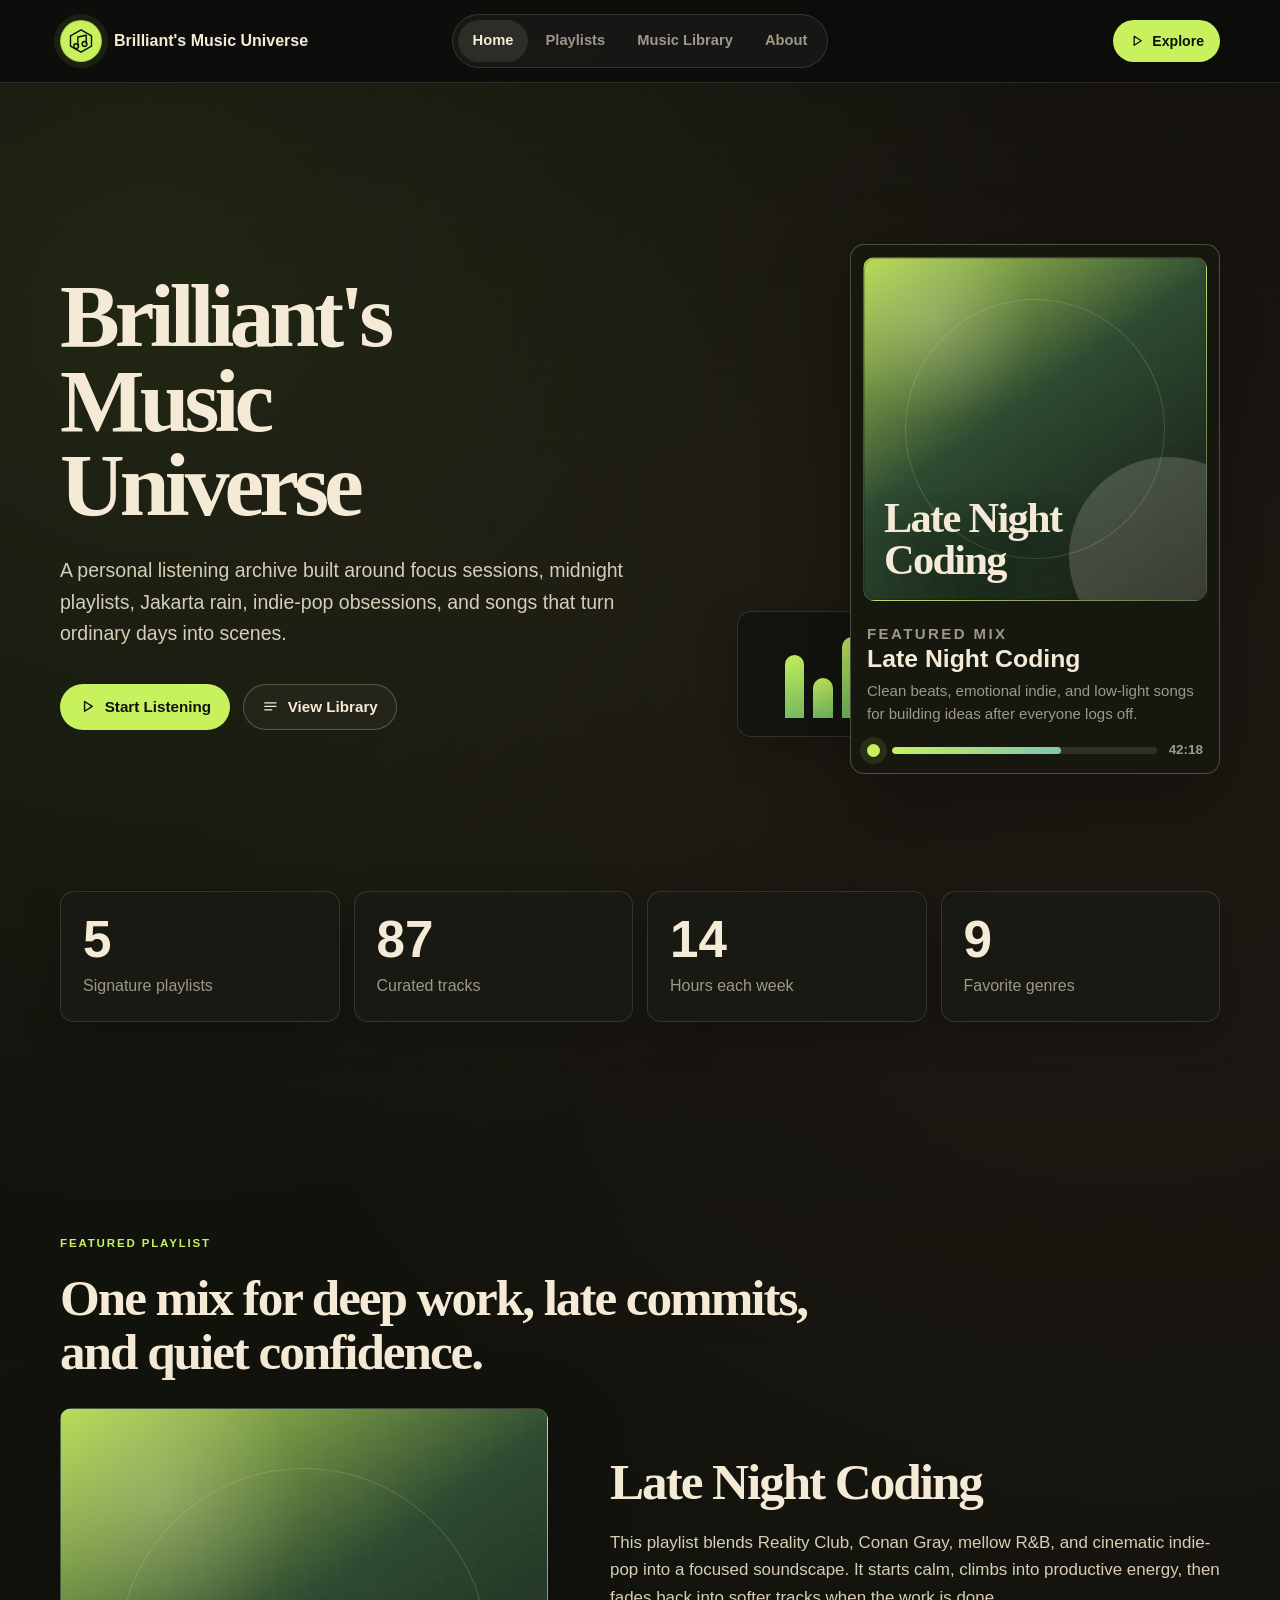
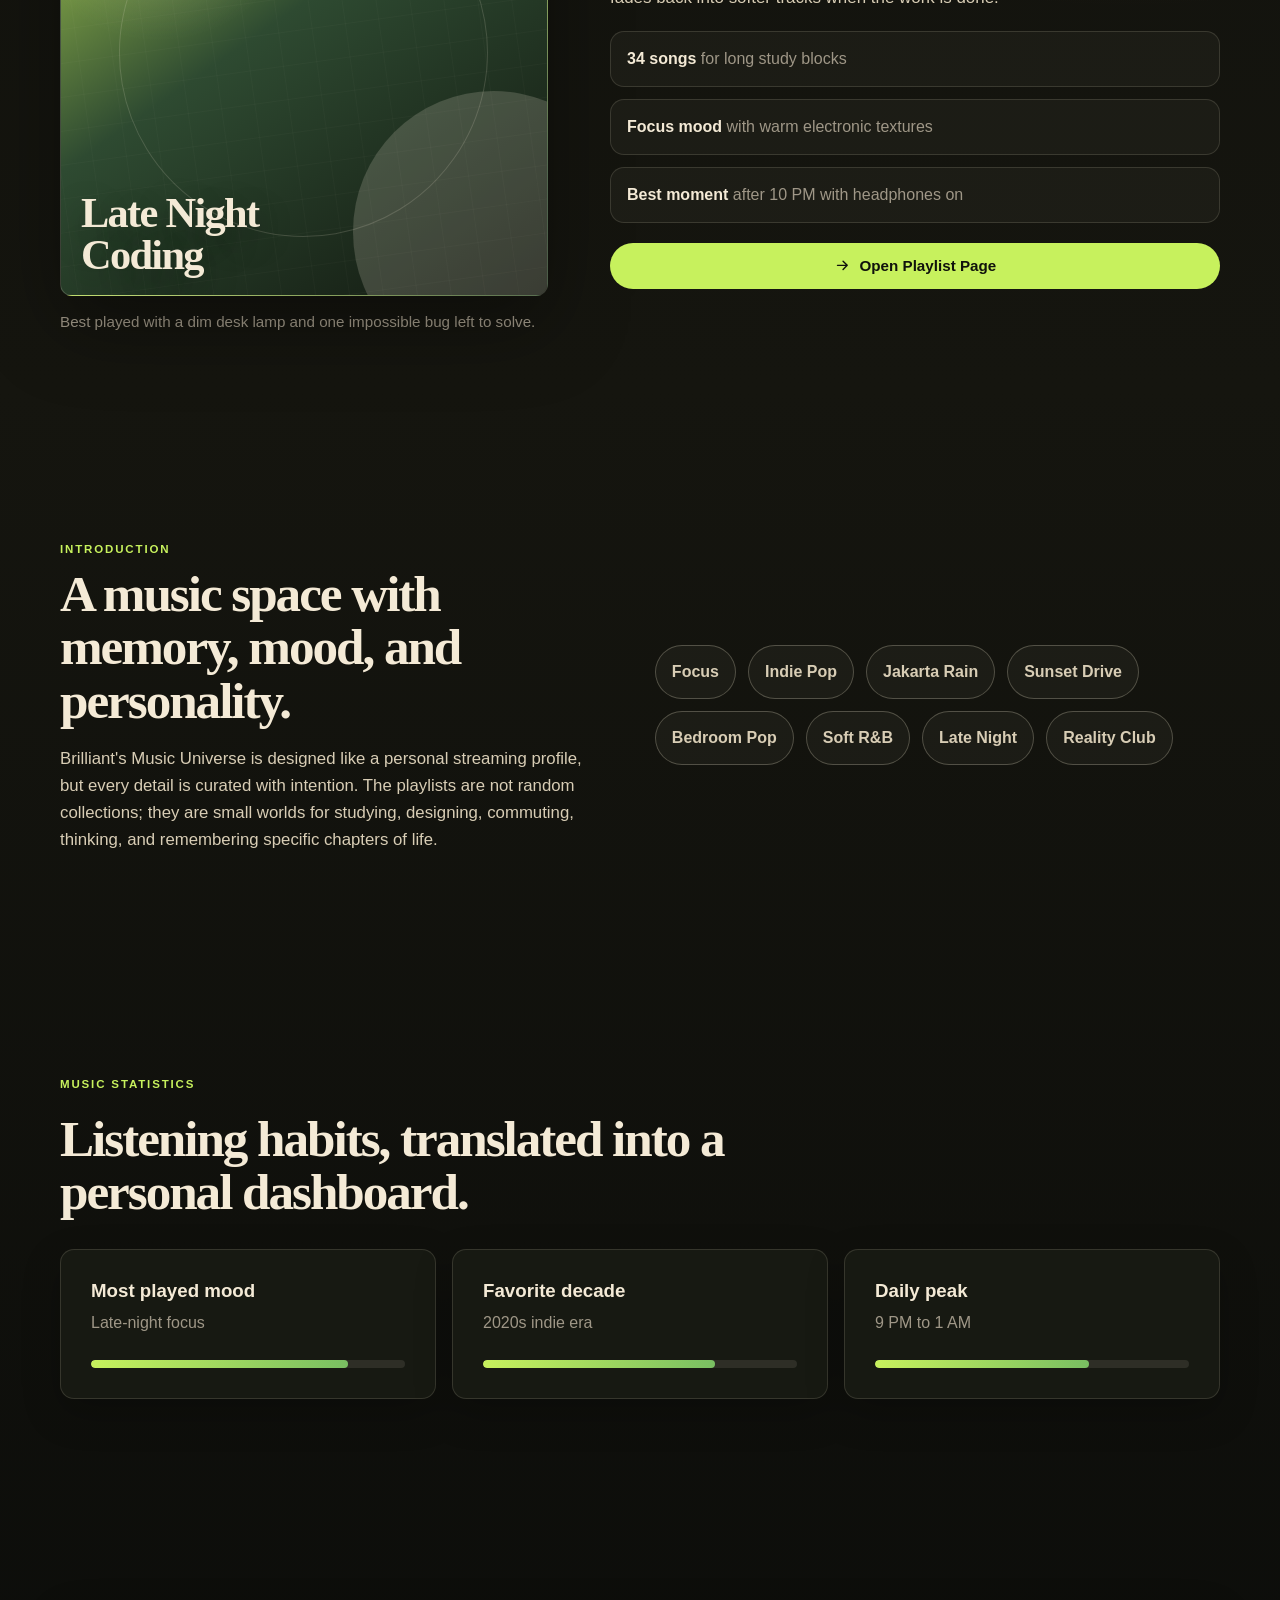
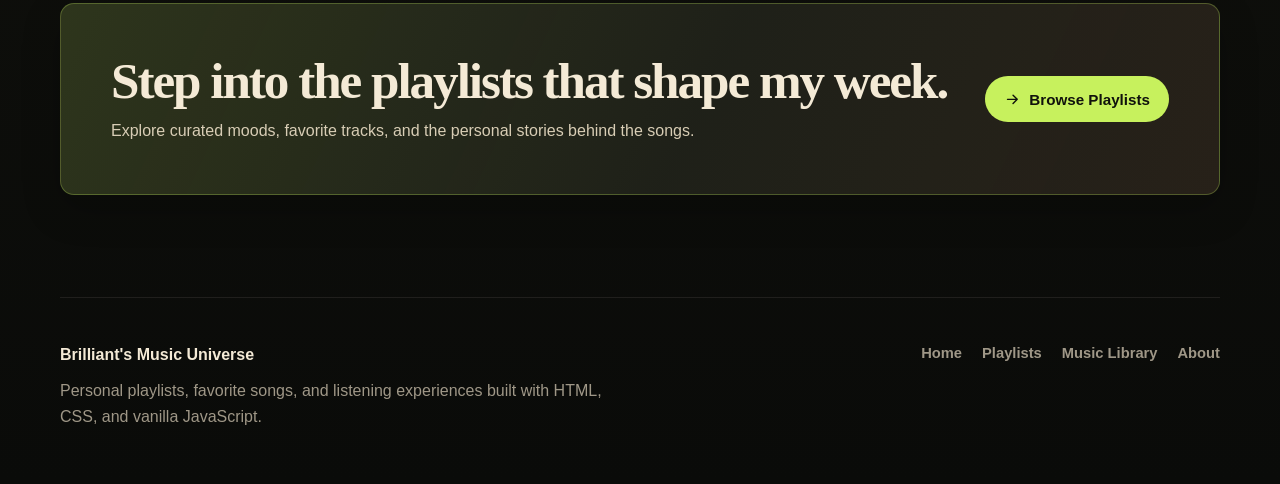
<file: index.html>
<!DOCTYPE html>
<html lang="en">
<head>
  <meta charset="UTF-8">
  <meta name="viewport" content="width=device-width, initial-scale=1.0">
  <meta name="description" content="Brilliant's Music Universe is a premium personal music website showcasing playlists, favorite songs, moods, and listening stories.">
  <title>Brilliant's Music Universe | Home</title>
  <link rel="icon" href="data:image/svg+xml,%3Csvg xmlns='http://www.w3.org/2000/svg' viewBox='0 0 64 64'%3E%3Crect width='64' height='64' rx='14' fill='%2322e87a'/%3E%3Cpath d='M25 43V20l22-4v21' fill='none' stroke='%23040a06' stroke-width='5' stroke-linecap='round' stroke-linejoin='round'/%3E%3Ccircle cx='22' cy='44' r='7' fill='%23040a06'/%3E%3Ccircle cx='44' cy='38' r='7' fill='%23040a06'/%3E%3C/svg%3E">
  <link rel="stylesheet" href="style.css">
  <noscript><style>.reveal { opacity: 1; transform: none; }</style></noscript>
  <script src="script.js" defer></script>
</head>
<body data-page="home">
  <a class="skip-link" href="#main-content">Skip to content</a>
  <header class="site-header">
    <a class="brand" href="index.html" aria-label="Brilliant's Music Universe home">
      <span class="brand-mark" aria-hidden="true">
        <svg viewBox="0 0 40 40">
          <path d="M20 4 35 12.6v14.8L20 36 5 27.4V12.6L20 4Z"></path>
          <path d="M15.5 26.5V14.2l12-2.4v11.7"></path>
          <circle cx="13.1" cy="27.4" r="3.4"></circle>
          <circle cx="25.1" cy="24.2" r="3.4"></circle>
        </svg>
      </span>
      <span class="brand-text">Brilliant's Music Universe</span>
    </a>

    <button class="nav-toggle" type="button" aria-label="Open navigation menu" aria-expanded="false" aria-controls="site-nav">
      <span></span>
      <span></span>
      <span></span>
    </button>

    <nav class="site-nav" id="site-nav" aria-label="Primary navigation">
      <a href="index.html" data-nav="home">Home</a>
      <a href="playlists.html" data-nav="playlists">Playlists</a>
      <a href="library.html" data-nav="library">Music Library</a>
      <a href="about.html" data-nav="about">About</a>
    </nav>

    <a class="header-action" href="playlists.html">
      <svg viewBox="0 0 24 24" aria-hidden="true">
        <path d="M8 5v14l11-7-11-7Z"></path>
      </svg>
      Explore
    </a>
  </header>

  <main id="main-content">
    <section class="hero section-shell">
      <div class="hero-copy reveal">
        <h1>Brilliant's Music Universe</h1>
        <p class="hero-lead">A personal listening archive built around focus sessions, midnight playlists, Jakarta rain, indie-pop obsessions, and songs that turn ordinary days into scenes.</p>
        <div class="hero-actions">
          <a class="button button-primary" href="playlists.html">
            <svg viewBox="0 0 24 24" aria-hidden="true">
              <path d="M8 5v14l11-7-11-7Z"></path>
            </svg>
            Start Listening
          </a>
          <a class="button button-ghost" href="library.html">
            <svg viewBox="0 0 24 24" aria-hidden="true">
              <path d="M4 7h16M4 12h16M4 17h10"></path>
            </svg>
            View Library
          </a>
        </div>
      </div>

      <div class="hero-stage reveal">
        <article class="now-playing" aria-label="Featured now playing card">
          <div class="cover-art cover-code">
            <div class="cover-grid" aria-hidden="true"></div>
            <span>Late Night Coding</span>
          </div>
          <div class="track-panel">
            <div>
              <p class="eyebrow-label">Featured mix</p>
              <h2>Late Night Coding</h2>
              <p>Clean beats, emotional indie, and low-light songs for building ideas after everyone logs off.</p>
            </div>
            <div class="player-row" aria-hidden="true">
              <span class="player-dot"></span>
              <div class="player-progress"><span></span></div>
              <span class="player-time">42:18</span>
            </div>
          </div>
        </article>

        <div class="audio-visualizer" aria-hidden="true">
          <span></span>
          <span></span>
          <span></span>
          <span></span>
          <span></span>
          <span></span>
          <span></span>
        </div>
      </div>
    </section>

    <section class="signal-strip section-shell" aria-label="Music highlights">
      <article class="signal-card reveal">
        <span class="stat-number" data-count="5">0</span>
        <p>Signature playlists</p>
      </article>
      <article class="signal-card reveal">
        <span class="stat-number" data-count="87">0</span>
        <p>Curated tracks</p>
      </article>
      <article class="signal-card reveal">
        <span class="stat-number" data-count="14">0</span>
        <p>Hours each week</p>
      </article>
      <article class="signal-card reveal">
        <span class="stat-number" data-count="9">0</span>
        <p>Favorite genres</p>
      </article>
    </section>

    <section class="featured-playlist section-shell">
      <div class="section-heading reveal">
        <p class="section-kicker">Featured Playlist</p>
        <h2>One mix for deep work, late commits, and quiet confidence.</h2>
      </div>
      <div class="feature-layout">
        <figure class="feature-art reveal">
          <div class="cover-art cover-code cover-xl">
            <div class="cover-grid" aria-hidden="true"></div>
            <span>Late Night Coding</span>
          </div>
          <figcaption>Best played with a dim desk lamp and one impossible bug left to solve.</figcaption>
        </figure>
        <div class="feature-copy reveal">
          <h3>Late Night Coding</h3>
          <p>This playlist blends Reality Club, Conan Gray, mellow R&amp;B, and cinematic indie-pop into a focused soundscape. It starts calm, climbs into productive energy, then fades back into softer tracks when the work is done.</p>
          <ul class="feature-list">
            <li><span>34 songs</span> for long study blocks</li>
            <li><span>Focus mood</span> with warm electronic textures</li>
            <li><span>Best moment</span> after 10 PM with headphones on</li>
          </ul>
          <a class="button button-primary" href="playlists.html">
            <svg viewBox="0 0 24 24" aria-hidden="true">
              <path d="M5 12h14M13 6l6 6-6 6"></path>
            </svg>
            Open Playlist Page
          </a>
        </div>
      </div>
    </section>

    <section class="intro-section section-shell">
      <div class="intro-copy reveal">
        <p class="section-kicker">Introduction</p>
        <h2>A music space with memory, mood, and personality.</h2>
        <p>Brilliant's Music Universe is designed like a personal streaming profile, but every detail is curated with intention. The playlists are not random collections; they are small worlds for studying, designing, commuting, thinking, and remembering specific chapters of life.</p>
      </div>
      <div class="mood-board reveal" aria-label="Listening mood board">
        <span>Focus</span>
        <span>Indie Pop</span>
        <span>Jakarta Rain</span>
        <span>Sunset Drive</span>
        <span>Bedroom Pop</span>
        <span>Soft R&amp;B</span>
        <span>Late Night</span>
        <span>Reality Club</span>
      </div>
    </section>

    <section class="stats-section section-shell">
      <div class="section-heading reveal">
        <p class="section-kicker">Music Statistics</p>
        <h2>Listening habits, translated into a personal dashboard.</h2>
      </div>
      <div class="stats-grid">
        <article class="metric-card reveal">
          <h3>Most played mood</h3>
          <p>Late-night focus</p>
          <span class="metric-bar"><span class="metric-fill-82"></span></span>
        </article>
        <article class="metric-card reveal">
          <h3>Favorite decade</h3>
          <p>2020s indie era</p>
          <span class="metric-bar"><span class="metric-fill-74"></span></span>
        </article>
        <article class="metric-card reveal">
          <h3>Daily peak</h3>
          <p>9 PM to 1 AM</p>
          <span class="metric-bar"><span class="metric-fill-68"></span></span>
        </article>
      </div>
    </section>

    <section class="cta-section section-shell">
      <div class="cta-panel reveal">
        <div>
          <h2>Step into the playlists that shape my week.</h2>
          <p>Explore curated moods, favorite tracks, and the personal stories behind the songs.</p>
        </div>
        <a class="button button-primary" href="playlists.html">
          <svg viewBox="0 0 24 24" aria-hidden="true">
            <path d="M5 12h14M13 6l6 6-6 6"></path>
          </svg>
          Browse Playlists
        </a>
      </div>
    </section>
  </main>

  <footer class="site-footer">
    <div>
      <a class="footer-brand" href="index.html">Brilliant's Music Universe</a>
      <p>Personal playlists, favorite songs, and listening experiences built with HTML, CSS, and vanilla JavaScript.</p>
    </div>
    <nav class="footer-nav" aria-label="Footer navigation">
      <a href="index.html">Home</a>
      <a href="playlists.html">Playlists</a>
      <a href="library.html">Music Library</a>
      <a href="about.html">About</a>
    </nav>
  </footer>
</body>
</html>
</file>
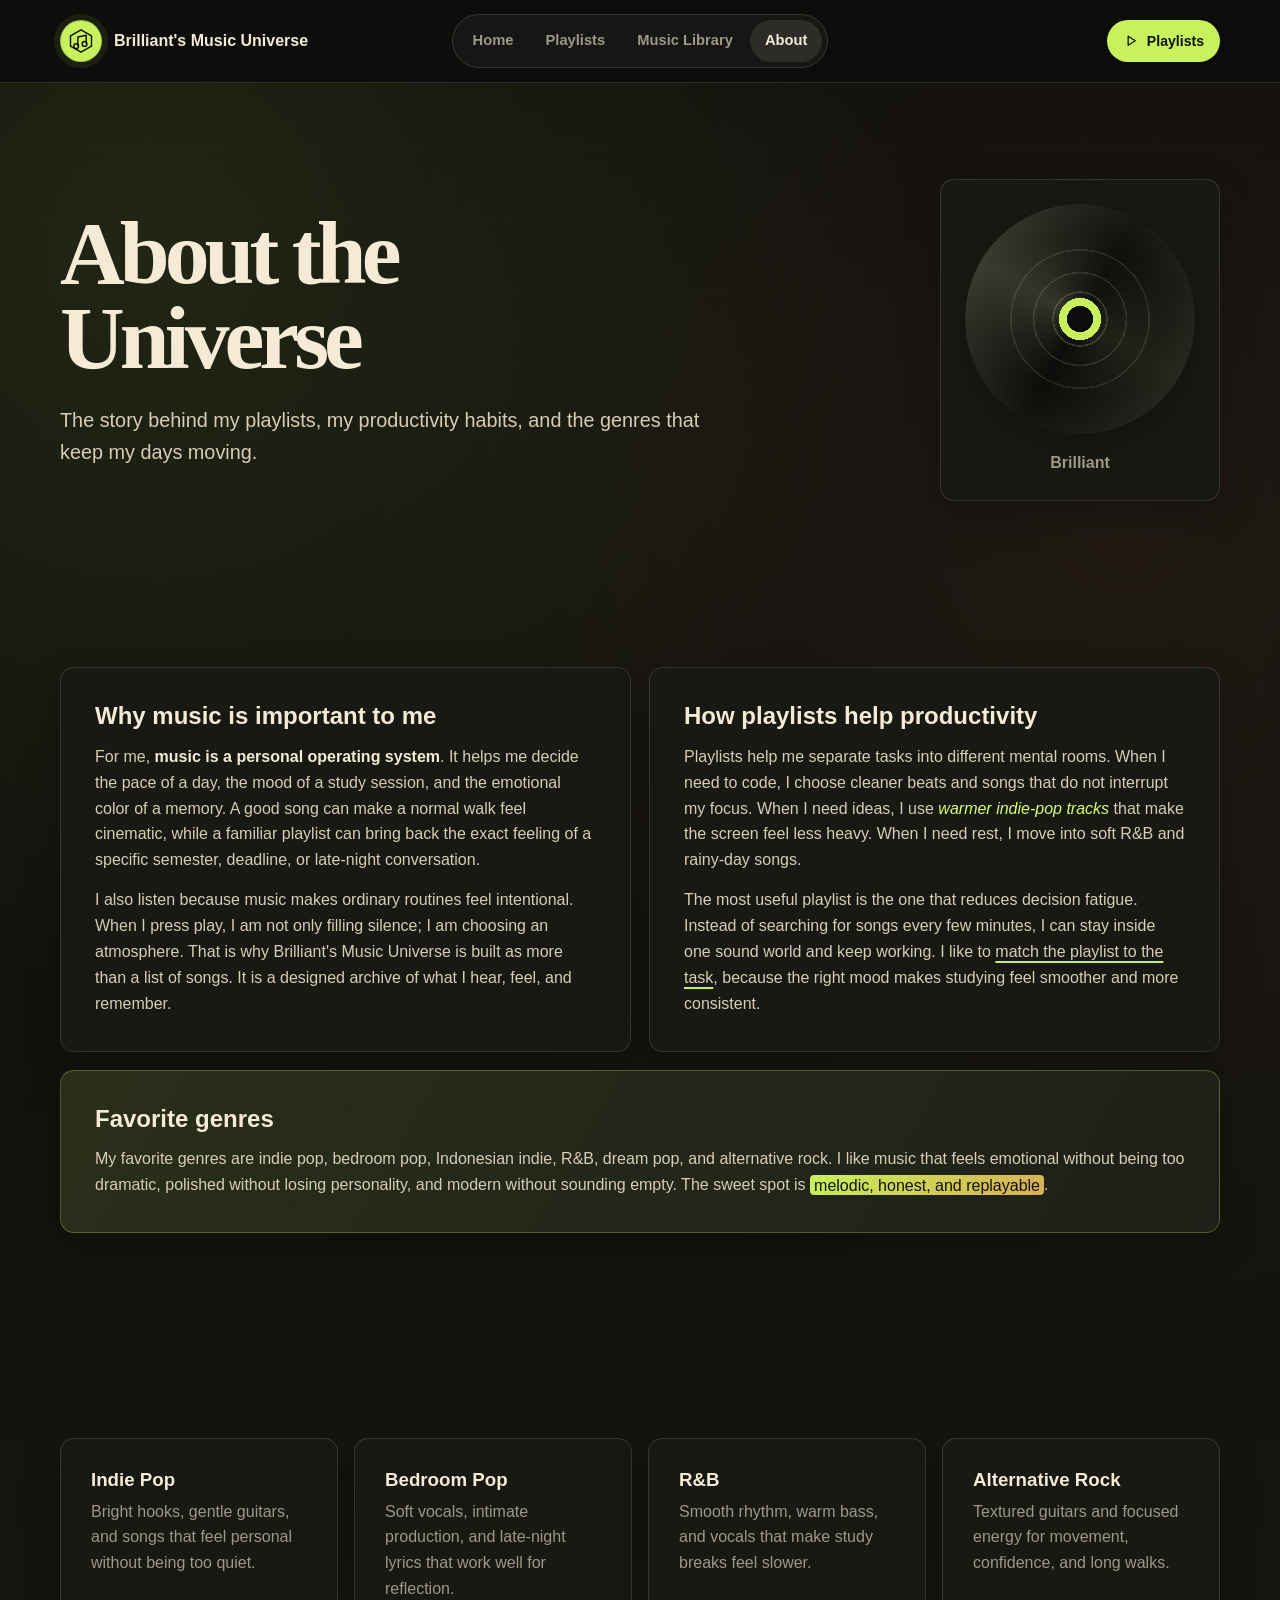
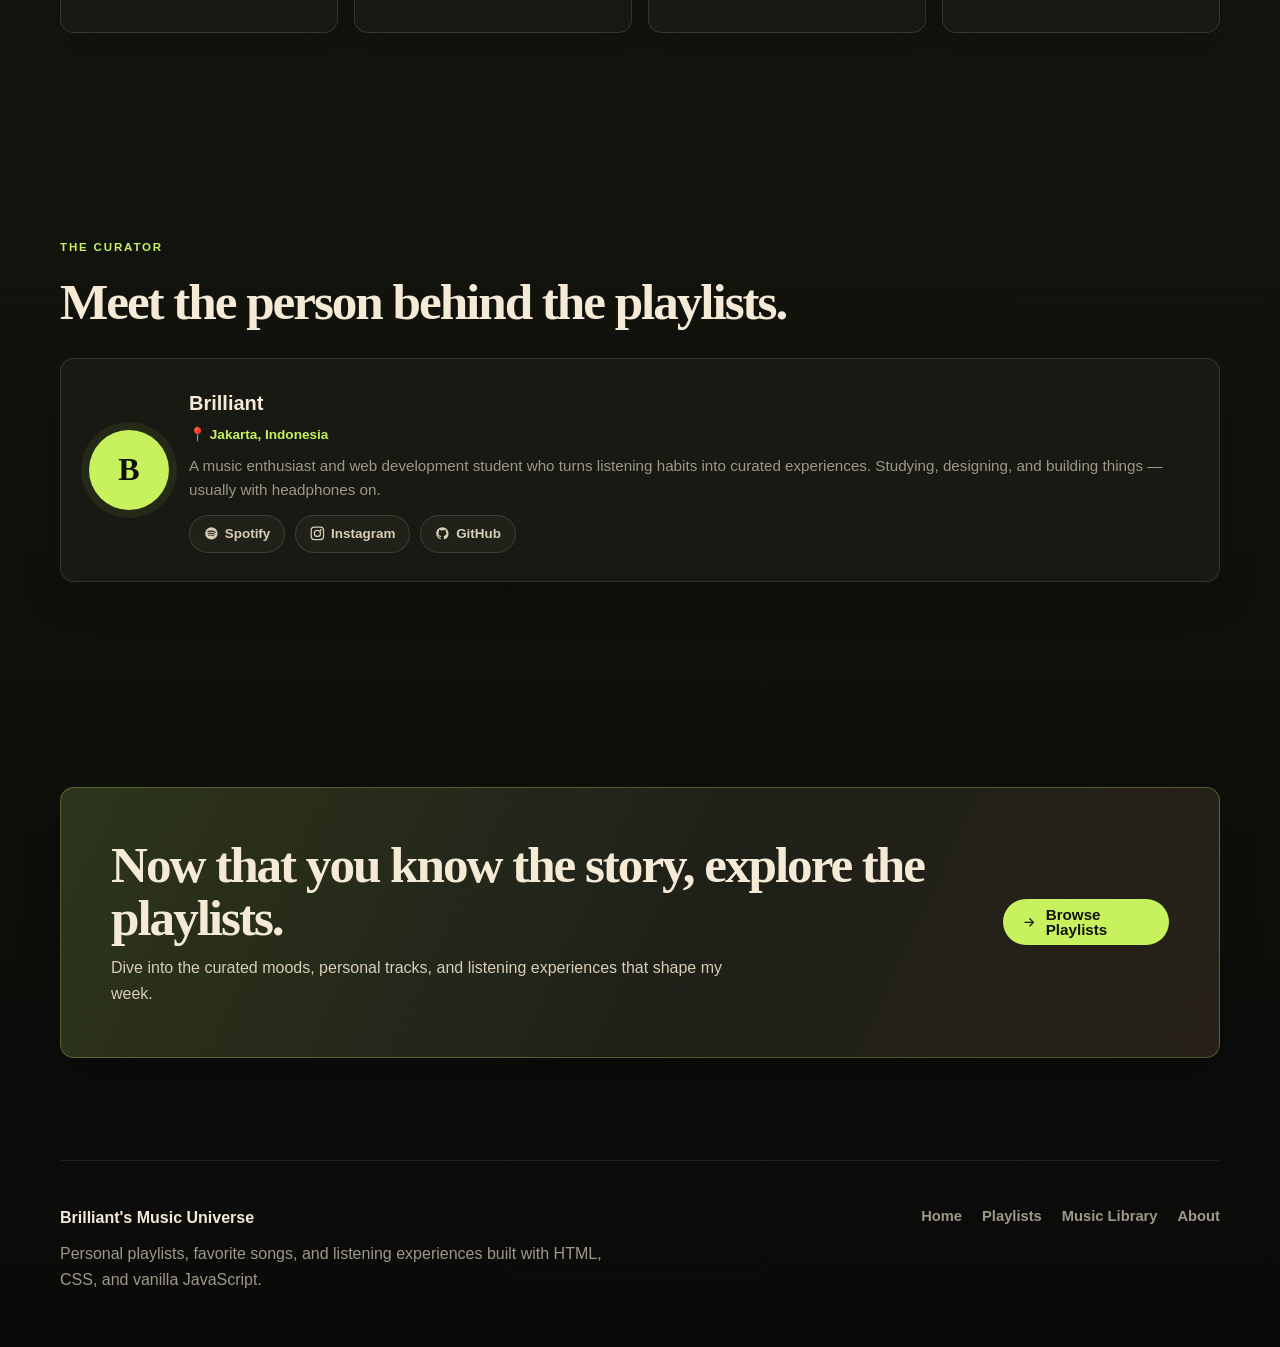
<file: about.html>
<!DOCTYPE html>
<html lang="en">
<head>
  <meta charset="UTF-8">
  <meta name="viewport" content="width=device-width, initial-scale=1.0">
  <meta name="description" content="Learn why music matters to Brilliant, how playlists improve productivity, and which genres shape the listening experience.">
  <title>Brilliant's Music Universe | About</title>
  <link rel="icon" href="data:image/svg+xml,%3Csvg xmlns='http://www.w3.org/2000/svg' viewBox='0 0 64 64'%3E%3Crect width='64' height='64' rx='14' fill='%2322e87a'/%3E%3Cpath d='M25 43V20l22-4v21' fill='none' stroke='%23040a06' stroke-width='5' stroke-linecap='round' stroke-linejoin='round'/%3E%3Ccircle cx='22' cy='44' r='7' fill='%23040a06'/%3E%3Ccircle cx='44' cy='38' r='7' fill='%23040a06'/%3E%3C/svg%3E">
  <link rel="stylesheet" href="style.css">
  <noscript><style>.reveal { opacity: 1; transform: none; }</style></noscript>
  <script src="script.js" defer></script>
</head>
<body data-page="about">
  <a class="skip-link" href="#main-content">Skip to content</a>
  <header class="site-header">
    <a class="brand" href="index.html" aria-label="Brilliant's Music Universe home">
      <span class="brand-mark" aria-hidden="true">
        <svg viewBox="0 0 40 40">
          <path d="M20 4 35 12.6v14.8L20 36 5 27.4V12.6L20 4Z"></path>
          <path d="M15.5 26.5V14.2l12-2.4v11.7"></path>
          <circle cx="13.1" cy="27.4" r="3.4"></circle>
          <circle cx="25.1" cy="24.2" r="3.4"></circle>
        </svg>
      </span>
      <span class="brand-text">Brilliant's Music Universe</span>
    </a>

    <button class="nav-toggle" type="button" aria-label="Open navigation menu" aria-expanded="false" aria-controls="site-nav">
      <span></span>
      <span></span>
      <span></span>
    </button>

    <nav class="site-nav" id="site-nav" aria-label="Primary navigation">
      <a href="index.html" data-nav="home">Home</a>
      <a href="playlists.html" data-nav="playlists">Playlists</a>
      <a href="library.html" data-nav="library">Music Library</a>
      <a href="about.html" data-nav="about">About</a>
    </nav>

    <a class="header-action" href="playlists.html">
      <svg viewBox="0 0 24 24" aria-hidden="true">
        <path d="M8 5v14l11-7-11-7Z"></path>
      </svg>
      Playlists
    </a>
  </header>

  <main id="main-content">
    <section class="page-hero section-shell">
      <div class="page-hero-copy reveal">
        <h1>About the Universe</h1>
        <p>The story behind my playlists, my productivity habits, and the genres that keep my days moving.</p>
      </div>
      <div class="about-record reveal" aria-hidden="true">
        <div class="record-disc"></div>
        <span>Brilliant</span>
      </div>
    </section>

    <section class="about-section section-shell">
      <article class="about-story reveal">
        <h2>Why music is important to me</h2>
        <p>For me, <strong>music is a personal operating system</strong>. It helps me decide the pace of a day, the mood of a study session, and the emotional color of a memory. A good song can make a normal walk feel cinematic, while a familiar playlist can bring back the exact feeling of a specific semester, deadline, or late-night conversation.</p>
        <p>I also listen because music makes ordinary routines feel intentional. When I press play, I am not only filling silence; I am choosing an atmosphere. That is why Brilliant's Music Universe is built as more than a list of songs. It is a designed archive of what I hear, feel, and remember.</p>
      </article>

      <article class="about-story reveal">
        <h2>How playlists help productivity</h2>
        <p>Playlists help me separate tasks into different mental rooms. When I need to code, I choose cleaner beats and songs that do not interrupt my focus. When I need ideas, I use <em>warmer indie-pop tracks</em> that make the screen feel less heavy. When I need rest, I move into soft R&amp;B and rainy-day songs.</p>
        <p>The most useful playlist is the one that reduces decision fatigue. Instead of searching for songs every few minutes, I can stay inside one sound world and keep working. I like to <u>match the playlist to the task</u>, because the right mood makes studying feel smoother and more consistent.</p>
      </article>

      <article class="about-story highlight-story reveal">
        <h2>Favorite genres</h2>
        <p>My favorite genres are indie pop, bedroom pop, Indonesian indie, R&amp;B, dream pop, and alternative rock. I like music that feels emotional without being too dramatic, polished without losing personality, and modern without sounding empty. The sweet spot is <mark>melodic, honest, and replayable</mark>.</p>
      </article>
    </section>

    <section class="genre-section section-shell" aria-label="Favorite genre cards">
      <article class="genre-card reveal">
        <h3>Indie Pop</h3>
        <p>Bright hooks, gentle guitars, and songs that feel personal without being too quiet.</p>
      </article>
      <article class="genre-card reveal">
        <h3>Bedroom Pop</h3>
        <p>Soft vocals, intimate production, and late-night lyrics that work well for reflection.</p>
      </article>
      <article class="genre-card reveal">
        <h3>R&amp;B</h3>
        <p>Smooth rhythm, warm bass, and vocals that make study breaks feel slower.</p>
      </article>
      <article class="genre-card reveal">
        <h3>Alternative Rock</h3>
        <p>Textured guitars and focused energy for movement, confidence, and long walks.</p>
      </article>
    </section>

    <section class="curator-section section-shell">
      <div class="section-heading reveal">
        <p class="section-kicker">The Curator</p>
        <h2>Meet the person behind the playlists.</h2>
      </div>
      <div class="curator-card reveal">
        <div class="curator-avatar" aria-hidden="true">B</div>
        <div class="curator-info">
          <h3>Brilliant</h3>
          <p class="curator-location">📍 Jakarta, Indonesia</p>
          <p class="curator-bio">A music enthusiast and web development student who turns listening habits into curated experiences. Studying, designing, and building things — usually with headphones on.</p>
          <div class="curator-socials">
            <a href="https://open.spotify.com" target="_blank" rel="noopener">
              <svg viewBox="0 0 24 24" width="16" height="16" aria-hidden="true"><path d="M12 2a10 10 0 1 0 0 20 10 10 0 0 0 0-20Zm4.6 14.4a.6.6 0 0 1-.8.2c-2.3-1.4-5.2-1.7-8.6-.9a.6.6 0 1 1-.3-1.2c3.7-.8 6.9-.5 9.5 1.1a.6.6 0 0 1 .2.8Zm1.2-2.7a.8.8 0 0 1-1 .3c-2.7-1.6-6.7-2.1-9.8-1.1a.8.8 0 1 1-.4-1.5c3.6-1.1 8-.6 11 1.3a.8.8 0 0 1 .2 1Zm.1-2.8c-3.1-1.9-8.3-2-11.3-1.1a.9.9 0 1 1-.5-1.8c3.4-1 9.1-.8 12.7 1.3a.9.9 0 0 1-.9 1.6Z" fill="currentColor" stroke="none"></path></svg>
              Spotify
            </a>
            <a href="https://instagram.com" target="_blank" rel="noopener">
              <svg viewBox="0 0 24 24" width="16" height="16" aria-hidden="true"><rect x="2" y="2" width="20" height="20" rx="5" fill="none" stroke="currentColor" stroke-width="2"></rect><circle cx="12" cy="12" r="5" fill="none" stroke="currentColor" stroke-width="2"></circle><circle cx="17.5" cy="6.5" r="1.5" fill="currentColor"></circle></svg>
              Instagram
            </a>
            <a href="https://github.com" target="_blank" rel="noopener">
              <svg viewBox="0 0 24 24" width="16" height="16" aria-hidden="true"><path d="M12 2C6.48 2 2 6.48 2 12c0 4.42 2.87 8.17 6.84 9.49.5.09.68-.22.68-.48v-1.7c-2.78.6-3.37-1.34-3.37-1.34-.45-1.15-1.11-1.46-1.11-1.46-.91-.62.07-.61.07-.61 1 .07 1.53 1.03 1.53 1.03.89 1.53 2.34 1.09 2.91.83.09-.65.35-1.09.63-1.34-2.22-.25-4.56-1.11-4.56-4.95 0-1.09.39-1.99 1.03-2.69-.1-.25-.45-1.27.1-2.64 0 0 .84-.27 2.75 1.02A9.56 9.56 0 0 1 12 6.8c.85 0 1.71.11 2.51.33 1.91-1.29 2.75-1.02 2.75-1.02.55 1.37.2 2.39.1 2.64.64.7 1.03 1.6 1.03 2.69 0 3.85-2.34 4.7-4.57 4.95.36.31.68.92.68 1.85v2.75c0 .27.18.58.69.48A10 10 0 0 0 22 12c0-5.52-4.48-10-10-10Z" fill="currentColor" stroke="none"></path></svg>
              GitHub
            </a>
          </div>
        </div>
      </div>
    </section>

    <section class="cta-section section-shell">
      <div class="cta-panel reveal">
        <div>
          <h2>Now that you know the story, explore the playlists.</h2>
          <p>Dive into the curated moods, personal tracks, and listening experiences that shape my week.</p>
        </div>
        <a class="button button-primary" href="playlists.html">
          <svg viewBox="0 0 24 24" aria-hidden="true">
            <path d="M5 12h14M13 6l6 6-6 6"></path>
          </svg>
          Browse Playlists
        </a>
      </div>
    </section>
  </main>

  <footer class="site-footer">
    <div>
      <a class="footer-brand" href="index.html">Brilliant's Music Universe</a>
      <p>Personal playlists, favorite songs, and listening experiences built with HTML, CSS, and vanilla JavaScript.</p>
    </div>
    <nav class="footer-nav" aria-label="Footer navigation">
      <a href="index.html">Home</a>
      <a href="playlists.html">Playlists</a>
      <a href="library.html">Music Library</a>
      <a href="about.html">About</a>
    </nav>
  </footer>
</body>
</html>
</file>
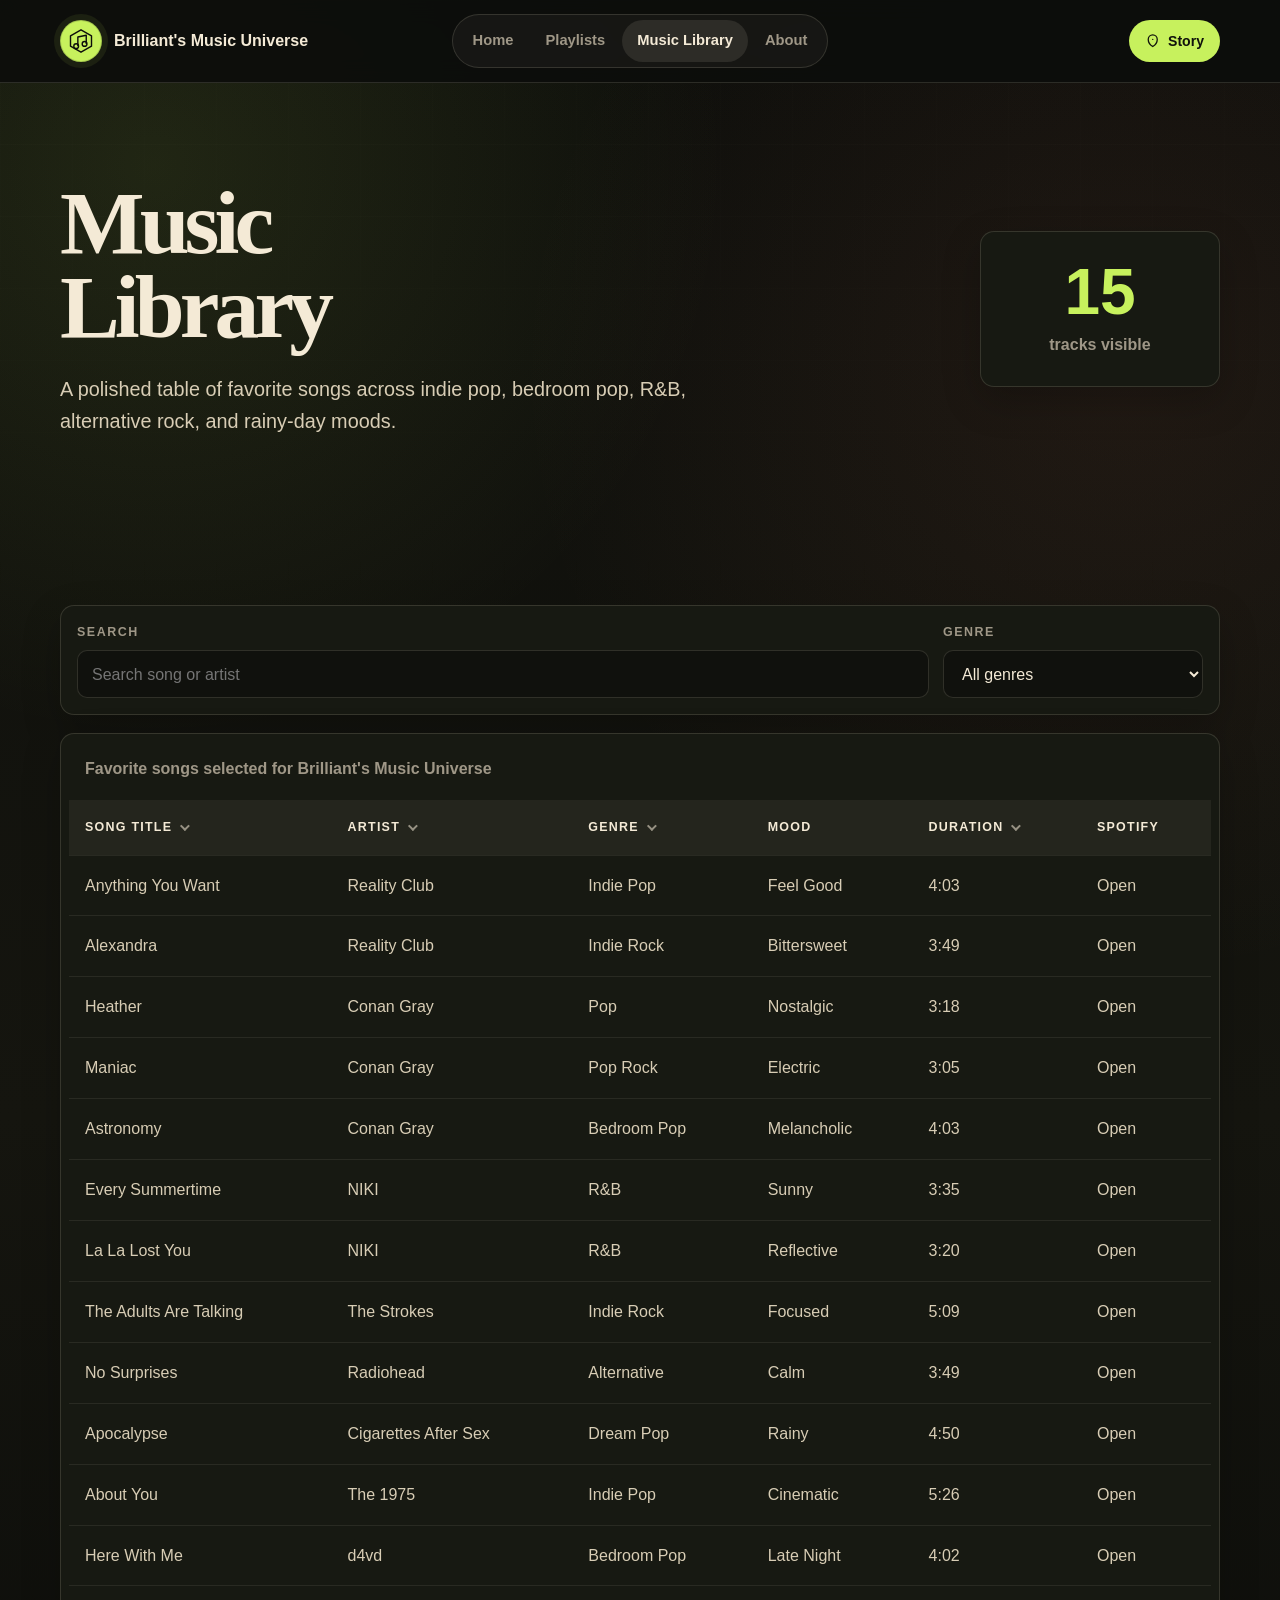
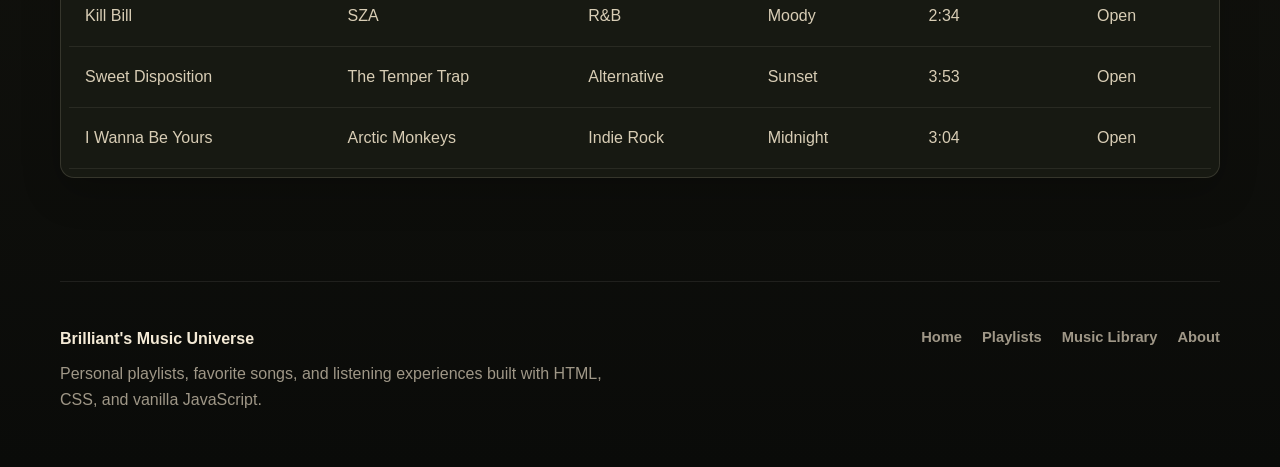
<file: library.html>
<!DOCTYPE html>
<html lang="en">
<head>
  <meta charset="UTF-8">
  <meta name="viewport" content="width=device-width, initial-scale=1.0">
  <meta name="description" content="Browse Brilliant's music library table with song title, artist, genre, mood, and duration.">
  <title>Brilliant's Music Universe | Music Library</title>
  <link rel="icon" href="data:image/svg+xml,%3Csvg xmlns='http://www.w3.org/2000/svg' viewBox='0 0 64 64'%3E%3Crect width='64' height='64' rx='14' fill='%2322e87a'/%3E%3Cpath d='M25 43V20l22-4v21' fill='none' stroke='%23040a06' stroke-width='5' stroke-linecap='round' stroke-linejoin='round'/%3E%3Ccircle cx='22' cy='44' r='7' fill='%23040a06'/%3E%3Ccircle cx='44' cy='38' r='7' fill='%23040a06'/%3E%3C/svg%3E">
  <link rel="stylesheet" href="style.css">
  <noscript><style>.reveal { opacity: 1; transform: none; }</style></noscript>
  <script src="script.js" defer></script>
</head>
<body data-page="library">
  <a class="skip-link" href="#main-content">Skip to content</a>
  <header class="site-header">
    <a class="brand" href="index.html" aria-label="Brilliant's Music Universe home">
      <span class="brand-mark" aria-hidden="true">
        <svg viewBox="0 0 40 40">
          <path d="M20 4 35 12.6v14.8L20 36 5 27.4V12.6L20 4Z"></path>
          <path d="M15.5 26.5V14.2l12-2.4v11.7"></path>
          <circle cx="13.1" cy="27.4" r="3.4"></circle>
          <circle cx="25.1" cy="24.2" r="3.4"></circle>
        </svg>
      </span>
      <span class="brand-text">Brilliant's Music Universe</span>
    </a>

    <button class="nav-toggle" type="button" aria-label="Open navigation menu" aria-expanded="false" aria-controls="site-nav">
      <span></span>
      <span></span>
      <span></span>
    </button>

    <nav class="site-nav" id="site-nav" aria-label="Primary navigation">
      <a href="index.html" data-nav="home">Home</a>
      <a href="playlists.html" data-nav="playlists">Playlists</a>
      <a href="library.html" data-nav="library">Music Library</a>
      <a href="about.html" data-nav="about">About</a>
    </nav>

    <a class="header-action" href="about.html">
      <svg viewBox="0 0 24 24" aria-hidden="true">
        <path d="M12 21s7-4.4 7-11a7 7 0 0 0-14 0c0 6.6 7 11 7 11Z"></path>
        <path d="M12 10h.01"></path>
      </svg>
      Story
    </a>
  </header>

  <main id="main-content">
    <section class="page-hero section-shell">
      <div class="page-hero-copy reveal">
        <h1>Music Library</h1>
        <p>A polished table of favorite songs across indie pop, bedroom pop, R&amp;B, alternative rock, and rainy-day moods.</p>
      </div>
      <div class="library-summary reveal">
        <span id="visible-song-count">15</span>
        <p>tracks visible</p>
      </div>
    </section>

    <section class="library-section section-shell">
      <div class="library-toolbar reveal" role="search" aria-label="Music library controls">
        <label class="search-field">
          <span>Search</span>
          <input type="search" id="library-search" placeholder="Search song or artist" autocomplete="off" enterkeyhint="search">
        </label>
        <label class="select-field">
          <span>Genre</span>
          <select id="genre-filter">
            <option value="all">All genres</option>
            <option value="Alternative">Alternative</option>
            <option value="Bedroom Pop">Bedroom Pop</option>
            <option value="Dream Pop">Dream Pop</option>
            <option value="Indie Pop">Indie Pop</option>
            <option value="Indie Rock">Indie Rock</option>
            <option value="Pop">Pop</option>
            <option value="Pop Rock">Pop Rock</option>
            <option value="R&B">R&amp;B</option>
          </select>
        </label>
      </div>

      <div class="table-frame reveal">
        <table class="music-table">
          <caption>Favorite songs selected for Brilliant's Music Universe</caption>
          <thead>
            <tr>
              <th scope="col" aria-sort="none"><button type="button" class="sort-button" data-sort="title" aria-pressed="false">Song Title</button></th>
              <th scope="col" aria-sort="none"><button type="button" class="sort-button" data-sort="artist" aria-pressed="false">Artist</button></th>
              <th scope="col" aria-sort="none"><button type="button" class="sort-button" data-sort="genre" aria-pressed="false">Genre</button></th>
              <th scope="col">Mood</th>
              <th scope="col" aria-sort="none"><button type="button" class="sort-button" data-sort="duration" aria-pressed="false">Duration</button></th>
              <th scope="col">Spotify</th>
            </tr>
          </thead>
          <tbody id="library-body">
            <tr data-library-row data-title="Anything You Want" data-artist="Reality Club" data-genre="Indie Pop" data-duration="243">
              <td>Anything You Want</td>
              <td>Reality Club</td>
              <td>Indie Pop</td>
              <td>Feel Good</td>
              <td>4:03</td>
              <td><a href="https://open.spotify.com/search/Anything%20You%20Want%20Reality%20Club" target="_blank" rel="noopener">Open</a></td>
            </tr>
            <tr data-library-row data-title="Alexandra" data-artist="Reality Club" data-genre="Indie Rock" data-duration="229">
              <td>Alexandra</td>
              <td>Reality Club</td>
              <td>Indie Rock</td>
              <td>Bittersweet</td>
              <td>3:49</td>
              <td><a href="https://open.spotify.com/search/Alexandra%20Reality%20Club" target="_blank" rel="noopener">Open</a></td>
            </tr>
            <tr data-library-row data-title="Heather" data-artist="Conan Gray" data-genre="Pop" data-duration="198">
              <td>Heather</td>
              <td>Conan Gray</td>
              <td>Pop</td>
              <td>Nostalgic</td>
              <td>3:18</td>
              <td><a href="https://open.spotify.com/search/Heather%20Conan%20Gray" target="_blank" rel="noopener">Open</a></td>
            </tr>
            <tr data-library-row data-title="Maniac" data-artist="Conan Gray" data-genre="Pop Rock" data-duration="185">
              <td>Maniac</td>
              <td>Conan Gray</td>
              <td>Pop Rock</td>
              <td>Electric</td>
              <td>3:05</td>
              <td><a href="https://open.spotify.com/search/Maniac%20Conan%20Gray" target="_blank" rel="noopener">Open</a></td>
            </tr>
            <tr data-library-row data-title="Astronomy" data-artist="Conan Gray" data-genre="Bedroom Pop" data-duration="243">
              <td>Astronomy</td>
              <td>Conan Gray</td>
              <td>Bedroom Pop</td>
              <td>Melancholic</td>
              <td>4:03</td>
              <td><a href="https://open.spotify.com/search/Astronomy%20Conan%20Gray" target="_blank" rel="noopener">Open</a></td>
            </tr>
            <tr data-library-row data-title="Every Summertime" data-artist="NIKI" data-genre="R&B" data-duration="215">
              <td>Every Summertime</td>
              <td>NIKI</td>
              <td>R&amp;B</td>
              <td>Sunny</td>
              <td>3:35</td>
              <td><a href="https://open.spotify.com/search/Every%20Summertime%20NIKI" target="_blank" rel="noopener">Open</a></td>
            </tr>
            <tr data-library-row data-title="La La Lost You" data-artist="NIKI" data-genre="R&B" data-duration="200">
              <td>La La Lost You</td>
              <td>NIKI</td>
              <td>R&amp;B</td>
              <td>Reflective</td>
              <td>3:20</td>
              <td><a href="https://open.spotify.com/search/La%20La%20Lost%20You%20NIKI" target="_blank" rel="noopener">Open</a></td>
            </tr>
            <tr data-library-row data-title="The Adults Are Talking" data-artist="The Strokes" data-genre="Indie Rock" data-duration="309">
              <td>The Adults Are Talking</td>
              <td>The Strokes</td>
              <td>Indie Rock</td>
              <td>Focused</td>
              <td>5:09</td>
              <td><a href="https://open.spotify.com/search/The%20Adults%20Are%20Talking%20The%20Strokes" target="_blank" rel="noopener">Open</a></td>
            </tr>
            <tr data-library-row data-title="No Surprises" data-artist="Radiohead" data-genre="Alternative" data-duration="229">
              <td>No Surprises</td>
              <td>Radiohead</td>
              <td>Alternative</td>
              <td>Calm</td>
              <td>3:49</td>
              <td><a href="https://open.spotify.com/search/No%20Surprises%20Radiohead" target="_blank" rel="noopener">Open</a></td>
            </tr>
            <tr data-library-row data-title="Apocalypse" data-artist="Cigarettes After Sex" data-genre="Dream Pop" data-duration="290">
              <td>Apocalypse</td>
              <td>Cigarettes After Sex</td>
              <td>Dream Pop</td>
              <td>Rainy</td>
              <td>4:50</td>
              <td><a href="https://open.spotify.com/search/Apocalypse%20Cigarettes%20After%20Sex" target="_blank" rel="noopener">Open</a></td>
            </tr>
            <tr data-library-row data-title="About You" data-artist="The 1975" data-genre="Indie Pop" data-duration="326">
              <td>About You</td>
              <td>The 1975</td>
              <td>Indie Pop</td>
              <td>Cinematic</td>
              <td>5:26</td>
              <td><a href="https://open.spotify.com/search/About%20You%20The%201975" target="_blank" rel="noopener">Open</a></td>
            </tr>
            <tr data-library-row data-title="Here With Me" data-artist="d4vd" data-genre="Bedroom Pop" data-duration="242">
              <td>Here With Me</td>
              <td>d4vd</td>
              <td>Bedroom Pop</td>
              <td>Late Night</td>
              <td>4:02</td>
              <td><a href="https://open.spotify.com/search/Here%20With%20Me%20d4vd" target="_blank" rel="noopener">Open</a></td>
            </tr>
            <tr data-library-row data-title="Kill Bill" data-artist="SZA" data-genre="R&B" data-duration="154">
              <td>Kill Bill</td>
              <td>SZA</td>
              <td>R&amp;B</td>
              <td>Moody</td>
              <td>2:34</td>
              <td><a href="https://open.spotify.com/search/Kill%20Bill%20SZA" target="_blank" rel="noopener">Open</a></td>
            </tr>
            <tr data-library-row data-title="Sweet Disposition" data-artist="The Temper Trap" data-genre="Alternative" data-duration="233">
              <td>Sweet Disposition</td>
              <td>The Temper Trap</td>
              <td>Alternative</td>
              <td>Sunset</td>
              <td>3:53</td>
              <td><a href="https://open.spotify.com/search/Sweet%20Disposition%20The%20Temper%20Trap" target="_blank" rel="noopener">Open</a></td>
            </tr>
            <tr data-library-row data-title="I Wanna Be Yours" data-artist="Arctic Monkeys" data-genre="Indie Rock" data-duration="184">
              <td>I Wanna Be Yours</td>
              <td>Arctic Monkeys</td>
              <td>Indie Rock</td>
              <td>Midnight</td>
              <td>3:04</td>
              <td><a href="https://open.spotify.com/search/I%20Wanna%20Be%20Yours%20Arctic%20Monkeys" target="_blank" rel="noopener">Open</a></td>
            </tr>
            <tr class="empty-state" id="library-empty" hidden>
              <td colspan="6">
                <span class="empty-icon" aria-hidden="true">🔍</span>
                No songs match your search. Try a different keyword or genre.
              </td>
            </tr>
          </tbody>
        </table>
      </div>
    </section>
  </main>

  <footer class="site-footer">
    <div>
      <a class="footer-brand" href="index.html">Brilliant's Music Universe</a>
      <p>Personal playlists, favorite songs, and listening experiences built with HTML, CSS, and vanilla JavaScript.</p>
    </div>
    <nav class="footer-nav" aria-label="Footer navigation">
      <a href="index.html">Home</a>
      <a href="playlists.html">Playlists</a>
      <a href="library.html">Music Library</a>
      <a href="about.html">About</a>
    </nav>
  </footer>
</body>
</html>
</file>
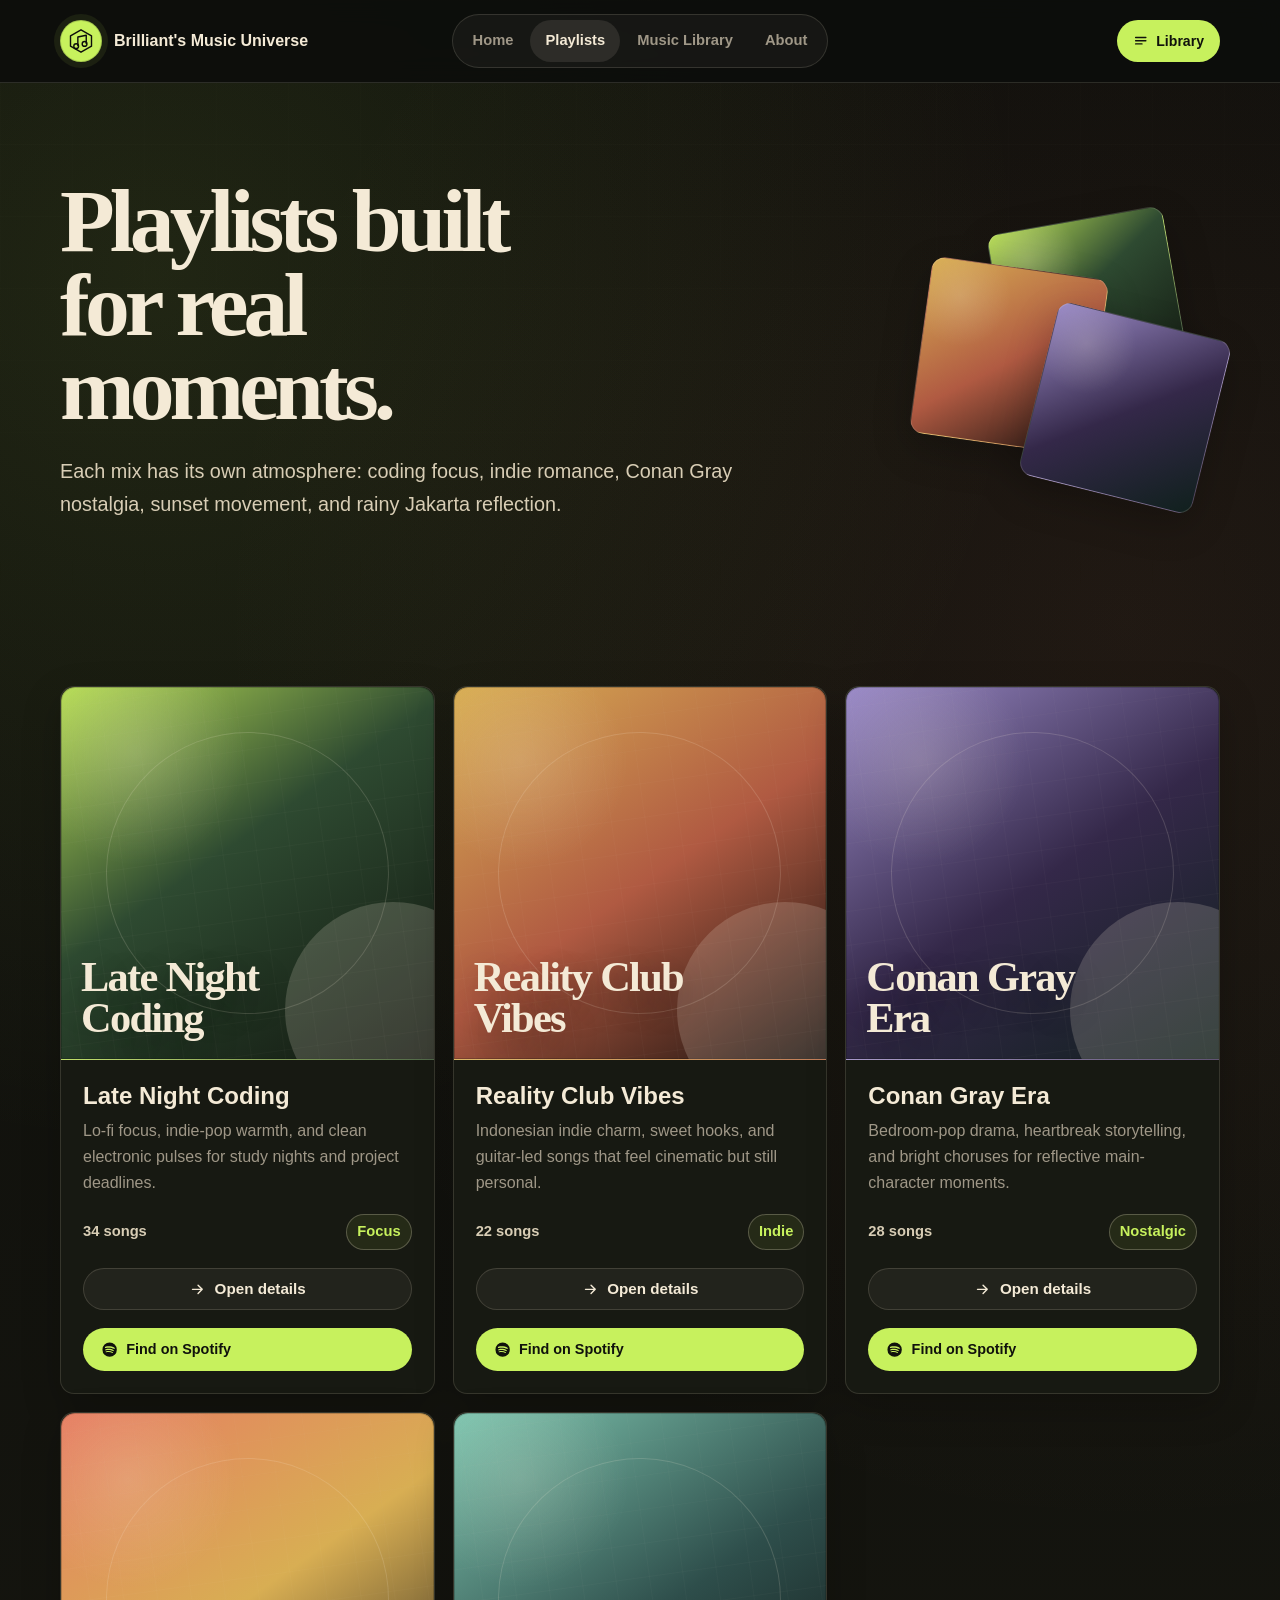
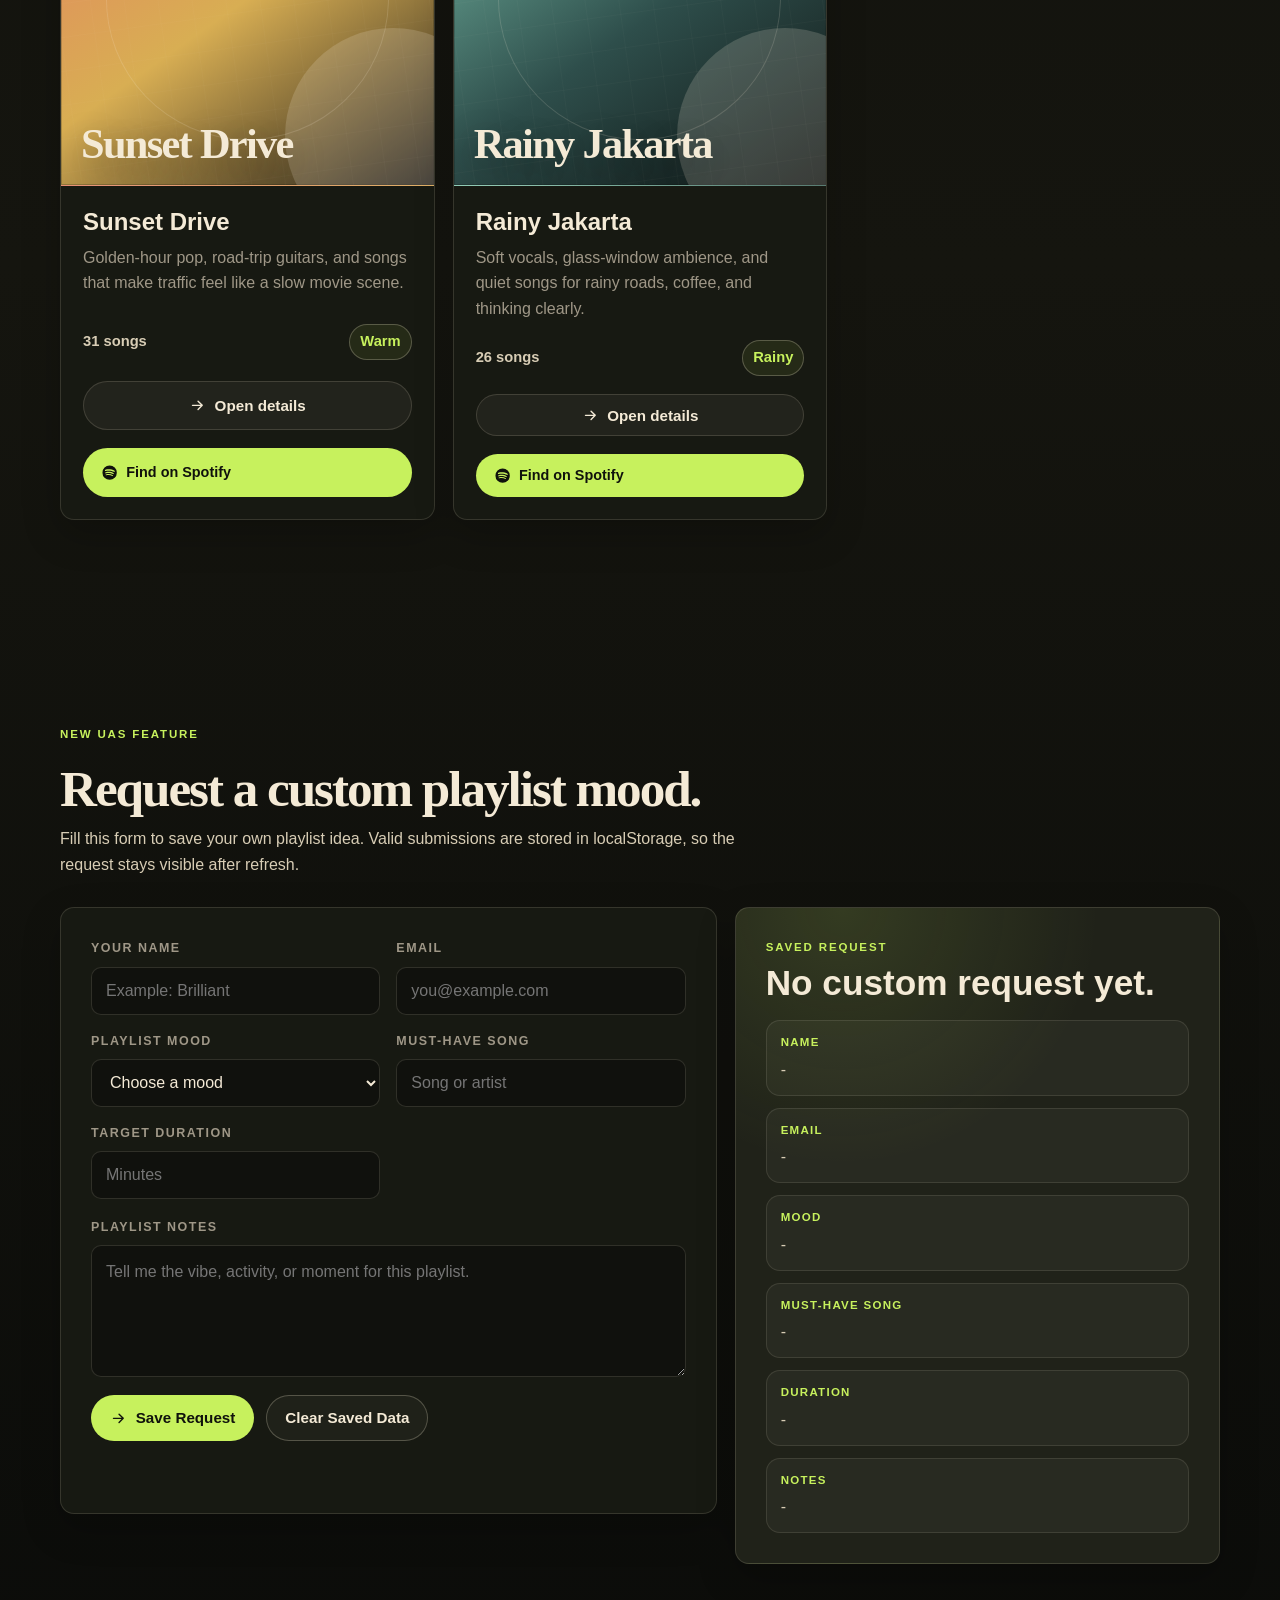
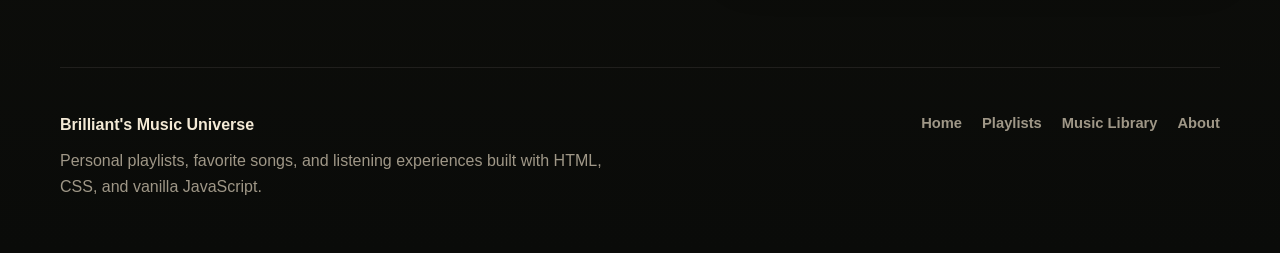
<file: playlists.html>
<!DOCTYPE html>
<html lang="en">
<head>
  <meta charset="UTF-8">
  <meta name="viewport" content="width=device-width, initial-scale=1.0">
  <meta name="description" content="Explore Brilliant's personal playlists, from Late Night Coding to Rainy Jakarta.">
  <title>Brilliant's Music Universe | Playlists</title>
  <link rel="icon" href="data:image/svg+xml,%3Csvg xmlns='http://www.w3.org/2000/svg' viewBox='0 0 64 64'%3E%3Crect width='64' height='64' rx='14' fill='%2322e87a'/%3E%3Cpath d='M25 43V20l22-4v21' fill='none' stroke='%23040a06' stroke-width='5' stroke-linecap='round' stroke-linejoin='round'/%3E%3Ccircle cx='22' cy='44' r='7' fill='%23040a06'/%3E%3Ccircle cx='44' cy='38' r='7' fill='%23040a06'/%3E%3C/svg%3E">
  <link rel="stylesheet" href="style.css">
  <noscript><style>.reveal { opacity: 1; transform: none; }</style></noscript>
  <script src="script.js" defer></script>
</head>
<body data-page="playlists">
  <a class="skip-link" href="#main-content">Skip to content</a>
  <header class="site-header">
    <a class="brand" href="index.html" aria-label="Brilliant's Music Universe home">
      <span class="brand-mark" aria-hidden="true">
        <svg viewBox="0 0 40 40">
          <path d="M20 4 35 12.6v14.8L20 36 5 27.4V12.6L20 4Z"></path>
          <path d="M15.5 26.5V14.2l12-2.4v11.7"></path>
          <circle cx="13.1" cy="27.4" r="3.4"></circle>
          <circle cx="25.1" cy="24.2" r="3.4"></circle>
        </svg>
      </span>
      <span class="brand-text">Brilliant's Music Universe</span>
    </a>

    <button class="nav-toggle" type="button" aria-label="Open navigation menu" aria-expanded="false" aria-controls="site-nav">
      <span></span>
      <span></span>
      <span></span>
    </button>

    <nav class="site-nav" id="site-nav" aria-label="Primary navigation">
      <a href="index.html" data-nav="home">Home</a>
      <a href="playlists.html" data-nav="playlists">Playlists</a>
      <a href="library.html" data-nav="library">Music Library</a>
      <a href="about.html" data-nav="about">About</a>
    </nav>

    <a class="header-action" href="library.html">
      <svg viewBox="0 0 24 24" aria-hidden="true">
        <path d="M4 7h16M4 12h16M4 17h10"></path>
      </svg>
      Library
    </a>
  </header>

  <main id="main-content">
    <section class="page-hero section-shell">
      <div class="page-hero-copy reveal">
        <h1>Playlists built for real moments.</h1>
        <p>Each mix has its own atmosphere: coding focus, indie romance, Conan Gray nostalgia, sunset movement, and rainy Jakarta reflection.</p>
      </div>
      <div class="page-hero-visual playlist-stack reveal" aria-hidden="true">
        <div class="mini-cover cover-code"></div>
        <div class="mini-cover cover-reality"></div>
        <div class="mini-cover cover-conan"></div>
      </div>
    </section>

    <section class="playlist-section section-shell" aria-label="Playlist cards">
      <article class="playlist-card reveal" data-playlist-card="late-night-coding">
        <div class="cover-art cover-code">
          <div class="cover-grid" aria-hidden="true"></div>
          <span>Late Night Coding</span>
        </div>
        <div class="playlist-card-body">
          <div>
            <h2>Late Night Coding</h2>
            <p>Lo-fi focus, indie-pop warmth, and clean electronic pulses for study nights and project deadlines.</p>
          </div>
          <div class="playlist-meta">
            <span>34 songs</span>
            <span class="mood-tag">Focus</span>
          </div>
          <button class="button button-small detail-button" type="button" data-playlist="late-night-coding">
            <svg viewBox="0 0 24 24" aria-hidden="true">
              <path d="M5 12h14M13 6l6 6-6 6"></path>
            </svg>
            Open details
          </button>
          <a class="spotify-link" href="https://open.spotify.com/search/Late%20Night%20Coding%20playlist" target="_blank" rel="noopener">
            <svg viewBox="0 0 24 24" aria-hidden="true"><path d="M12 2a10 10 0 1 0 0 20 10 10 0 0 0 0-20Zm4.6 14.4a.6.6 0 0 1-.8.2c-2.3-1.4-5.2-1.7-8.6-.9a.6.6 0 1 1-.3-1.2c3.7-.8 6.9-.5 9.5 1.1a.6.6 0 0 1 .2.8Zm1.2-2.7a.8.8 0 0 1-1 .3c-2.7-1.6-6.7-2.1-9.8-1.1a.8.8 0 1 1-.4-1.5c3.6-1.1 8-.6 11 1.3a.8.8 0 0 1 .2 1Zm.1-2.8c-3.1-1.9-8.3-2-11.3-1.1a.9.9 0 1 1-.5-1.8c3.4-1 9.1-.8 12.7 1.3a.9.9 0 0 1-.9 1.6Z" fill="currentColor" stroke="none"></path></svg>
            Find on Spotify
          </a>
        </div>
      </article>

      <article class="playlist-card reveal" data-playlist-card="reality-club-vibes">
        <div class="cover-art cover-reality">
          <div class="cover-grid" aria-hidden="true"></div>
          <span>Reality Club Vibes</span>
        </div>
        <div class="playlist-card-body">
          <div>
            <h2>Reality Club Vibes</h2>
            <p>Indonesian indie charm, sweet hooks, and guitar-led songs that feel cinematic but still personal.</p>
          </div>
          <div class="playlist-meta">
            <span>22 songs</span>
            <span class="mood-tag">Indie</span>
          </div>
          <button class="button button-small detail-button" type="button" data-playlist="reality-club-vibes">
            <svg viewBox="0 0 24 24" aria-hidden="true">
              <path d="M5 12h14M13 6l6 6-6 6"></path>
            </svg>
            Open details
          </button>
          <a class="spotify-link" href="https://open.spotify.com/search/Reality%20Club%20playlist" target="_blank" rel="noopener">
            <svg viewBox="0 0 24 24" aria-hidden="true"><path d="M12 2a10 10 0 1 0 0 20 10 10 0 0 0 0-20Zm4.6 14.4a.6.6 0 0 1-.8.2c-2.3-1.4-5.2-1.7-8.6-.9a.6.6 0 1 1-.3-1.2c3.7-.8 6.9-.5 9.5 1.1a.6.6 0 0 1 .2.8Zm1.2-2.7a.8.8 0 0 1-1 .3c-2.7-1.6-6.7-2.1-9.8-1.1a.8.8 0 1 1-.4-1.5c3.6-1.1 8-.6 11 1.3a.8.8 0 0 1 .2 1Zm.1-2.8c-3.1-1.9-8.3-2-11.3-1.1a.9.9 0 1 1-.5-1.8c3.4-1 9.1-.8 12.7 1.3a.9.9 0 0 1-.9 1.6Z" fill="currentColor" stroke="none"></path></svg>
            Find on Spotify
          </a>
        </div>
      </article>

      <article class="playlist-card reveal" data-playlist-card="conan-gray-era">
        <div class="cover-art cover-conan">
          <div class="cover-grid" aria-hidden="true"></div>
          <span>Conan Gray Era</span>
        </div>
        <div class="playlist-card-body">
          <div>
            <h2>Conan Gray Era</h2>
            <p>Bedroom-pop drama, heartbreak storytelling, and bright choruses for reflective main-character moments.</p>
          </div>
          <div class="playlist-meta">
            <span>28 songs</span>
            <span class="mood-tag">Nostalgic</span>
          </div>
          <button class="button button-small detail-button" type="button" data-playlist="conan-gray-era">
            <svg viewBox="0 0 24 24" aria-hidden="true">
              <path d="M5 12h14M13 6l6 6-6 6"></path>
            </svg>
            Open details
          </button>
          <a class="spotify-link" href="https://open.spotify.com/search/Conan%20Gray%20playlist" target="_blank" rel="noopener">
            <svg viewBox="0 0 24 24" aria-hidden="true"><path d="M12 2a10 10 0 1 0 0 20 10 10 0 0 0 0-20Zm4.6 14.4a.6.6 0 0 1-.8.2c-2.3-1.4-5.2-1.7-8.6-.9a.6.6 0 1 1-.3-1.2c3.7-.8 6.9-.5 9.5 1.1a.6.6 0 0 1 .2.8Zm1.2-2.7a.8.8 0 0 1-1 .3c-2.7-1.6-6.7-2.1-9.8-1.1a.8.8 0 1 1-.4-1.5c3.6-1.1 8-.6 11 1.3a.8.8 0 0 1 .2 1Zm.1-2.8c-3.1-1.9-8.3-2-11.3-1.1a.9.9 0 1 1-.5-1.8c3.4-1 9.1-.8 12.7 1.3a.9.9 0 0 1-.9 1.6Z" fill="currentColor" stroke="none"></path></svg>
            Find on Spotify
          </a>
        </div>
      </article>

      <article class="playlist-card reveal" data-playlist-card="sunset-drive">
        <div class="cover-art cover-sunset">
          <div class="cover-grid" aria-hidden="true"></div>
          <span>Sunset Drive</span>
        </div>
        <div class="playlist-card-body">
          <div>
            <h2>Sunset Drive</h2>
            <p>Golden-hour pop, road-trip guitars, and songs that make traffic feel like a slow movie scene.</p>
          </div>
          <div class="playlist-meta">
            <span>31 songs</span>
            <span class="mood-tag">Warm</span>
          </div>
          <button class="button button-small detail-button" type="button" data-playlist="sunset-drive">
            <svg viewBox="0 0 24 24" aria-hidden="true">
              <path d="M5 12h14M13 6l6 6-6 6"></path>
            </svg>
            Open details
          </button>
          <a class="spotify-link" href="https://open.spotify.com/search/Sunset%20Drive%20playlist" target="_blank" rel="noopener">
            <svg viewBox="0 0 24 24" aria-hidden="true"><path d="M12 2a10 10 0 1 0 0 20 10 10 0 0 0 0-20Zm4.6 14.4a.6.6 0 0 1-.8.2c-2.3-1.4-5.2-1.7-8.6-.9a.6.6 0 1 1-.3-1.2c3.7-.8 6.9-.5 9.5 1.1a.6.6 0 0 1 .2.8Zm1.2-2.7a.8.8 0 0 1-1 .3c-2.7-1.6-6.7-2.1-9.8-1.1a.8.8 0 1 1-.4-1.5c3.6-1.1 8-.6 11 1.3a.8.8 0 0 1 .2 1Zm.1-2.8c-3.1-1.9-8.3-2-11.3-1.1a.9.9 0 1 1-.5-1.8c3.4-1 9.1-.8 12.7 1.3a.9.9 0 0 1-.9 1.6Z" fill="currentColor" stroke="none"></path></svg>
            Find on Spotify
          </a>
        </div>
      </article>

      <article class="playlist-card reveal" data-playlist-card="rainy-jakarta">
        <div class="cover-art cover-rain">
          <div class="cover-grid" aria-hidden="true"></div>
          <span>Rainy Jakarta</span>
        </div>
        <div class="playlist-card-body">
          <div>
            <h2>Rainy Jakarta</h2>
            <p>Soft vocals, glass-window ambience, and quiet songs for rainy roads, coffee, and thinking clearly.</p>
          </div>
          <div class="playlist-meta">
            <span>26 songs</span>
            <span class="mood-tag">Rainy</span>
          </div>
          <button class="button button-small detail-button" type="button" data-playlist="rainy-jakarta">
            <svg viewBox="0 0 24 24" aria-hidden="true">
              <path d="M5 12h14M13 6l6 6-6 6"></path>
            </svg>
            Open details
          </button>
          <a class="spotify-link" href="https://open.spotify.com/search/Rainy%20Jakarta%20playlist" target="_blank" rel="noopener">
            <svg viewBox="0 0 24 24" aria-hidden="true"><path d="M12 2a10 10 0 1 0 0 20 10 10 0 0 0 0-20Zm4.6 14.4a.6.6 0 0 1-.8.2c-2.3-1.4-5.2-1.7-8.6-.9a.6.6 0 1 1-.3-1.2c3.7-.8 6.9-.5 9.5 1.1a.6.6 0 0 1 .2.8Zm1.2-2.7a.8.8 0 0 1-1 .3c-2.7-1.6-6.7-2.1-9.8-1.1a.8.8 0 1 1-.4-1.5c3.6-1.1 8-.6 11 1.3a.8.8 0 0 1 .2 1Zm.1-2.8c-3.1-1.9-8.3-2-11.3-1.1a.9.9 0 1 1-.5-1.8c3.4-1 9.1-.8 12.7 1.3a.9.9 0 0 1-.9 1.6Z" fill="currentColor" stroke="none"></path></svg>
            Find on Spotify
          </a>
        </div>
      </article>
    </section>

    <section class="request-section section-shell" aria-labelledby="playlist-request-title">
      <div class="section-heading reveal">
        <p class="section-kicker">New UAS Feature</p>
        <h2 id="playlist-request-title">Request a custom playlist mood.</h2>
        <p class="section-note" id="playlist-request-note">Fill this form to save your own playlist idea. Valid submissions are stored in localStorage, so the request stays visible after refresh.</p>
      </div>

      <div class="request-layout reveal">
        <form class="playlist-request-form" id="playlist-request-form" aria-describedby="playlist-request-note request-status" novalidate>
          <div class="form-grid">
            <label class="form-field" for="request-name">
              <span>Your name</span>
              <input type="text" id="request-name" name="name" placeholder="Example: Brilliant" autocomplete="name" minlength="3" required>
            </label>

            <label class="form-field" for="request-email">
              <span>Email</span>
              <input type="email" id="request-email" name="email" placeholder="you@example.com" autocomplete="email" required>
            </label>

            <label class="form-field" for="request-mood">
              <span>Playlist mood</span>
              <select id="request-mood" name="mood" required>
                <option value="">Choose a mood</option>
                <option value="Late night focus">Late night focus</option>
                <option value="Rainy Jakarta">Rainy Jakarta</option>
                <option value="Sunset drive">Sunset drive</option>
                <option value="Indie romance">Indie romance</option>
                <option value="Study calm">Study calm</option>
              </select>
            </label>

            <label class="form-field" for="request-song">
              <span>Must-have song</span>
              <input type="text" id="request-song" name="song" placeholder="Song or artist" autocomplete="off" minlength="2" required>
            </label>

            <label class="form-field" for="request-duration">
              <span>Target duration</span>
              <input type="number" id="request-duration" name="duration" placeholder="Minutes" inputmode="numeric" autocomplete="off" min="15" max="240" required>
            </label>
          </div>

          <label class="form-field" for="request-notes">
            <span>Playlist notes</span>
            <textarea id="request-notes" name="notes" rows="4" placeholder="Tell me the vibe, activity, or moment for this playlist." autocomplete="off" minlength="10" required></textarea>
          </label>

          <div class="form-actions">
            <button class="button button-primary" type="submit">
              <svg viewBox="0 0 24 24" aria-hidden="true">
                <path d="M5 12h14M13 6l6 6-6 6"></path>
              </svg>
              Save Request
            </button>
            <button class="button button-ghost" type="button" id="clear-request">Clear Saved Data</button>
          </div>
          <p class="form-status" id="request-status" aria-live="polite"></p>
        </form>

        <aside class="request-preview" aria-labelledby="saved-request-title">
          <p class="section-kicker">Saved Request</p>
          <h3 id="saved-request-title">No custom request yet.</h3>
          <dl id="request-summary">
            <div>
              <dt>Name</dt>
              <dd data-summary="name">-</dd>
            </div>
            <div>
              <dt>Email</dt>
              <dd data-summary="email">-</dd>
            </div>
            <div>
              <dt>Mood</dt>
              <dd data-summary="mood">-</dd>
            </div>
            <div>
              <dt>Must-have song</dt>
              <dd data-summary="song">-</dd>
            </div>
            <div>
              <dt>Duration</dt>
              <dd data-summary="duration">-</dd>
            </div>
            <div>
              <dt>Notes</dt>
              <dd data-summary="notes">-</dd>
            </div>
          </dl>
        </aside>
      </div>
    </section>
  </main>

  <div class="modal-backdrop" id="playlist-modal" hidden>
    <section class="playlist-modal" role="dialog" aria-modal="true" aria-labelledby="modal-title" aria-describedby="modal-description">
      <button class="modal-close" type="button" data-close-modal aria-label="Close playlist details">
        <svg viewBox="0 0 24 24" aria-hidden="true">
          <path d="M6 6l12 12M18 6 6 18"></path>
        </svg>
      </button>
      <div class="modal-cover cover-art cover-code" id="modal-cover">
        <div class="cover-grid" aria-hidden="true"></div>
        <span id="modal-cover-title">Playlist</span>
      </div>
      <div class="modal-content">
        <p class="section-kicker" id="modal-mood">Mood</p>
        <h2 id="modal-title">Playlist details</h2>
        <a class="spotify-link" id="modal-spotify" href="#" target="_blank" rel="noopener">
          <svg viewBox="0 0 24 24" aria-hidden="true"><path d="M12 2a10 10 0 1 0 0 20 10 10 0 0 0 0-20Zm4.6 14.4a.6.6 0 0 1-.8.2c-2.3-1.4-5.2-1.7-8.6-.9a.6.6 0 1 1-.3-1.2c3.7-.8 6.9-.5 9.5 1.1a.6.6 0 0 1 .2.8Zm1.2-2.7a.8.8 0 0 1-1 .3c-2.7-1.6-6.7-2.1-9.8-1.1a.8.8 0 1 1-.4-1.5c3.6-1.1 8-.6 11 1.3a.8.8 0 0 1 .2 1Zm.1-2.8c-3.1-1.9-8.3-2-11.3-1.1a.9.9 0 1 1-.5-1.8c3.4-1 9.1-.8 12.7 1.3a.9.9 0 0 1-.9 1.6Z" fill="currentColor" stroke="none"></path></svg>
          Listen on Spotify
        </a>
        <p id="modal-description"></p>
        <ul class="modal-list" id="modal-songs"></ul>
        <div class="modal-nav">
          <button type="button" id="modal-prev" aria-label="Previous playlist">
            <svg viewBox="0 0 24 24" aria-hidden="true"><path d="M19 12H5M11 18l-6-6 6-6" fill="none" stroke="currentColor" stroke-width="2" stroke-linecap="round" stroke-linejoin="round"></path></svg>
            Previous
          </button>
          <button type="button" id="modal-next" aria-label="Next playlist">
            Next
            <svg viewBox="0 0 24 24" aria-hidden="true"><path d="M5 12h14M13 6l6 6-6 6" fill="none" stroke="currentColor" stroke-width="2" stroke-linecap="round" stroke-linejoin="round"></path></svg>
          </button>
        </div>
      </div>
    </section>
  </div>

  <footer class="site-footer">
    <div>
      <a class="footer-brand" href="index.html">Brilliant's Music Universe</a>
      <p>Personal playlists, favorite songs, and listening experiences built with HTML, CSS, and vanilla JavaScript.</p>
    </div>
    <nav class="footer-nav" aria-label="Footer navigation">
      <a href="index.html">Home</a>
      <a href="playlists.html">Playlists</a>
      <a href="library.html">Music Library</a>
      <a href="about.html">About</a>
    </nav>
  </footer>
</body>
</html>
</file>
<file: style.css>
/*
 * Brilliant's Music Universe — premium static music website
 *
 * TABLE OF CONTENTS
 * 1. Design tokens (custom properties)
 * 2. Base & reset
 * 3. Layout shells
 * 4. Header & navigation
 * 5. Hero
 * 6. Buttons
 * 7. Cover art system
 * 8. Signal strip & stats
 * 9. Featured playlist
 * 10. Introduction & mood board
 * 11. Statistics dashboard
 * 12. CTA panel
 * 13. Playlists page
 * 14. Playlist modal
 * 15. Music library (table, toolbar)
 * 16. About page
 * 17. Footer
 * 18. Animations & reveals
 * 19. Curator identity
 * 20. Accessibility helpers
 * 21. Responsive breakpoints
 */

/* 1. Design tokens */
:root {
  --bg: #0d0e0b;
  --bg-2: #15150f;
  --surface: #171912;
  --surface-strong: #202219;
  --surface-soft: #12140f;
  --line: rgba(239, 230, 205, 0.14);
  --line-strong: rgba(239, 230, 205, 0.26);
  --text: #f4ead6;
  --muted: #9f9787;
  --soft: #d8cdb5;
  --green: #c7f15d;
  --green-deep: #79bf62;
  --cyan: #7fc6b0;
  --coral: #e67d62;
  --gold: #d8ae53;
  --purple: #9b8bc8;
  --shadow: 0 28px 80px rgba(0, 0, 0, 0.34);
  --shadow-soft: 0 14px 38px rgba(0, 0, 0, 0.22);
  --radius-card: 14px;
  --radius-pill: 999px;
  --header-height: 74px;
  --max-width: 1160px;
  --ease: cubic-bezier(0.22, 1, 0.36, 1);
}

*,
*::before,
*::after {
  box-sizing: border-box;
}

html {
  scroll-behavior: smooth;
}

body {
  min-width: 320px;
  margin: 0;
  color: var(--text);
  background:
    radial-gradient(circle at 12% 8%, rgba(199, 241, 93, 0.1), transparent 26%),
    radial-gradient(circle at 88% 18%, rgba(230, 125, 98, 0.08), transparent 30%),
    linear-gradient(180deg, var(--bg), var(--bg-2) 54%, #0a0b09);
  font-family: "Space Grotesk", "Aptos", "Trebuchet MS", sans-serif;
  line-height: 1.62;
  text-rendering: optimizeLegibility;
}

body::before {
  position: fixed;
  inset: 0;
  z-index: -1;
  pointer-events: none;
  content: "";
  background:
    linear-gradient(rgba(244, 234, 214, 0.035) 1px, transparent 1px),
    linear-gradient(90deg, rgba(244, 234, 214, 0.025) 1px, transparent 1px);
  background-size: 72px 72px;
  mask-image: linear-gradient(to bottom, rgba(0, 0, 0, 0.5), transparent 78%);
}

body.nav-open,
body.modal-open {
  overflow: hidden;
}

a {
  color: inherit;
  text-decoration: none;
}

button,
input,
select,
textarea {
  font: inherit;
}

button {
  cursor: pointer;
}

img,
svg {
  display: block;
}

svg {
  width: 1.1em;
  height: 1.1em;
}

main {
  overflow: hidden;
}

.section-shell {
  width: min(var(--max-width), calc(100% - 44px));
  margin-inline: auto;
}

.site-header {
  position: sticky;
  top: 0;
  z-index: 50;
  display: grid;
  grid-template-columns: minmax(220px, 1fr) auto minmax(120px, 1fr);
  align-items: center;
  min-height: var(--header-height);
  padding: 14px max(22px, calc((100vw - var(--max-width)) / 2));
  border-bottom: 1px solid var(--line);
  background: rgba(13, 14, 11, 0.92);
  backdrop-filter: blur(12px);
}

.brand,
.footer-brand {
  display: inline-flex;
  align-items: center;
  gap: 12px;
  font-weight: 800;
  letter-spacing: 0;
}

.brand-mark {
  display: grid;
  width: 42px;
  height: 42px;
  place-items: center;
  color: #0d0e0b;
  border: 1px solid rgba(13, 14, 11, 0.18);
  border-radius: 50%;
  background: var(--green);
  box-shadow: 0 0 0 6px rgba(199, 241, 93, 0.08);
}

.brand-mark svg {
  width: 28px;
  height: 28px;
}

.brand-mark path,
.brand-mark circle,
.site-header path,
.button path,
.modal-close path {
  fill: none;
  stroke: currentColor;
  stroke-width: 2;
  stroke-linecap: round;
  stroke-linejoin: round;
}

.site-nav {
  display: flex;
  align-items: center;
  justify-content: center;
  gap: 2px;
  padding: 5px;
  border: 1px solid var(--line);
  border-radius: var(--radius-pill);
  background: rgba(244, 234, 214, 0.045);
}

.site-nav a,
.footer-nav a {
  color: var(--muted);
  font-size: 0.92rem;
  font-weight: 700;
  transition: color 180ms ease, background 180ms ease, transform 180ms ease;
}

.site-nav a {
  padding: 9px 15px;
  border-radius: var(--radius-pill);
}

.site-nav a:hover,
.site-nav a.is-active {
  color: var(--text);
  background: rgba(244, 234, 214, 0.1);
}

.header-action {
  display: inline-flex;
  justify-self: end;
  align-items: center;
  gap: 8px;
  padding: 10px 16px;
  color: #10120c;
  border-radius: var(--radius-pill);
  background: var(--green);
  font-size: 0.88rem;
  font-weight: 900;
  box-shadow: none;
  transition: transform 180ms ease, background 180ms ease;
}

.header-action:hover {
  background: #d8ff74;
  transform: translateY(-2px);
}

.nav-toggle {
  display: none;
  width: 44px;
  height: 44px;
  border: 1px solid var(--line);
  border-radius: var(--radius-card);
  background: rgba(244, 234, 214, 0.07);
}

.nav-toggle span {
  display: block;
  width: 18px;
  height: 2px;
  margin: 4px auto;
  border-radius: 999px;
  background: var(--text);
}

.hero {
  display: grid;
  grid-template-columns: minmax(0, 1fr) minmax(360px, 0.82fr);
  gap: clamp(36px, 7vw, 88px);
  align-items: center;
  min-height: calc(100svh - var(--header-height) - 18px);
  padding: clamp(58px, 8vw, 104px) 0 clamp(42px, 6vw, 72px);
}

.hero h1,
.page-hero h1 {
  max-width: 11ch;
  margin: 0;
  font-family: "Fraunces", "Cormorant Garamond", Georgia, serif;
  font-size: clamp(3.05rem, 7vw, 6.6rem);
  font-weight: 700;
  line-height: 0.94;
  letter-spacing: -0.055em;
}

.hero-lead {
  max-width: 660px;
  margin: 28px 0 0;
  color: var(--soft);
  font-size: clamp(1.05rem, 1.6vw, 1.22rem);
}

.hero-actions,
.cta-panel,
.playlist-meta,
.player-row {
  display: flex;
  align-items: center;
}

.hero-actions {
  flex-wrap: wrap;
  gap: 13px;
  margin-top: 34px;
}

.button {
  display: inline-flex;
  align-items: center;
  justify-content: center;
  min-height: 46px;
  gap: 9px;
  padding: 0 18px;
  border: 1px solid transparent;
  border-radius: var(--radius-pill);
  font-size: 0.95rem;
  font-weight: 800;
  line-height: 1;
  transition: transform 180ms ease, border-color 180ms ease, background 180ms ease, box-shadow 180ms ease;
}

.button:hover {
  transform: translateY(-2px);
}

.button-primary {
  color: #10120c;
  background: var(--green);
  box-shadow: none;
}

.button-ghost {
  color: var(--text);
  border-color: var(--line-strong);
  background: rgba(244, 234, 214, 0.035);
}

.button-small {
  width: 100%;
  min-height: 42px;
  color: var(--text);
  border-color: rgba(244, 234, 214, 0.15);
  background: rgba(244, 234, 214, 0.05);
}

.hero-stage {
  position: relative;
  min-height: 560px;
}

.now-playing {
  position: absolute;
  inset: 4% 0 auto auto;
  z-index: 2;
  width: min(370px, 100%);
  padding: 12px;
  border: 1px solid var(--line-strong);
  border-radius: var(--radius-card);
  background: #161810;
  box-shadow: var(--shadow);
}

.cover-art {
  position: relative;
  display: grid;
  aspect-ratio: 1;
  min-height: 0;
  overflow: hidden;
  place-items: end start;
  padding: 20px;
  isolation: isolate;
  border: 1px solid rgba(244, 234, 214, 0.18);
  border-radius: calc(var(--radius-card) - 2px);
  box-shadow: inset 0 0 0 1px rgba(13, 14, 11, 0.22);
}

.cover-art::before,
.cover-art::after,
.mini-cover::before,
.mini-cover::after {
  position: absolute;
  content: "";
  pointer-events: none;
}

.cover-art::before {
  inset: 12%;
  border: 1px solid rgba(244, 234, 214, 0.16);
  border-radius: 50%;
  transform: rotate(-10deg);
}

.cover-art::after {
  right: -18%;
  bottom: -16%;
  width: 58%;
  aspect-ratio: 1;
  border-radius: 50%;
  background: rgba(244, 234, 214, 0.18);
}

.cover-art span {
  position: relative;
  z-index: 2;
  max-width: 12ch;
  font-family: "Fraunces", "Cormorant Garamond", Georgia, serif;
  font-size: clamp(1.45rem, 4vw, 2.65rem);
  font-weight: 700;
  line-height: 0.98;
  letter-spacing: -0.04em;
  text-shadow: 0 12px 34px rgba(0, 0, 0, 0.38);
}

.cover-grid {
  position: absolute;
  inset: 0;
  z-index: -1;
  background:
    linear-gradient(rgba(244, 234, 214, 0.06) 1px, transparent 1px),
    linear-gradient(90deg, rgba(244, 234, 214, 0.06) 1px, transparent 1px);
  background-size: 28px 28px;
  opacity: 0.45;
  transform: rotate(-8deg) scale(1.2);
}

.cover-code {
  background:
    radial-gradient(circle at 20% 18%, rgba(244, 234, 214, 0.2), transparent 26%),
    linear-gradient(145deg, #b7dd55, #2e4a31 44%, #11160f);
}

.cover-reality {
  background:
    radial-gradient(circle at 18% 20%, rgba(244, 234, 214, 0.18), transparent 25%),
    linear-gradient(145deg, #d8ae53, #b05a42 52%, #17100d);
}

.cover-conan {
  background:
    radial-gradient(circle at 20% 20%, rgba(244, 234, 214, 0.18), transparent 25%),
    linear-gradient(145deg, var(--purple), #342849 52%, #10201d);
}

.cover-sunset {
  background:
    radial-gradient(circle at 18% 18%, rgba(244, 234, 214, 0.18), transparent 25%),
    linear-gradient(145deg, #e67d62, #d8ae53 50%, #24211c);
}

.cover-rain {
  background:
    radial-gradient(circle at 18% 18%, rgba(244, 234, 214, 0.16), transparent 25%),
    linear-gradient(145deg, #7fc6b0, #2e4e4b 54%, #101514);
}

.track-panel {
  display: grid;
  gap: 14px;
  padding: 14px 4px 0;
}

.eyebrow-label,
.section-kicker {
  margin: 0 0 8px;
  color: var(--green);
  font-size: 0.72rem;
  font-weight: 900;
  letter-spacing: 0.16em;
  text-transform: uppercase;
}

.track-panel h2,
.feature-copy h3,
.about-story h2,
.section-heading h2,
.intro-copy h2,
.cta-panel h2 {
  margin: 0;
  line-height: 1.05;
  letter-spacing: 0;
}

.track-panel h2 {
  font-size: 1.55rem;
}

.track-panel p {
  margin: 8px 0 0;
  color: var(--muted);
  font-size: 0.94rem;
  line-height: 1.5;
}

.player-row {
  gap: 12px;
}

.player-dot {
  width: 13px;
  height: 13px;
  border-radius: 50%;
  background: var(--green);
  box-shadow: 0 0 0 7px rgba(199, 241, 93, 0.1);
}

.player-progress {
  flex: 1;
  height: 7px;
  overflow: hidden;
  border-radius: 999px;
  background: rgba(244, 234, 214, 0.11);
}

.player-progress span {
  display: block;
  width: 64%;
  height: 100%;
  border-radius: inherit;
  background: linear-gradient(90deg, var(--green), var(--cyan));
}

.player-time {
  color: var(--muted);
  font-size: 0.84rem;
  font-weight: 800;
}

.audio-visualizer {
  position: absolute;
  bottom: 8%;
  left: 0;
  z-index: 1;
  display: flex;
  align-items: end;
  gap: 9px;
  width: min(230px, 48%);
  height: 126px;
  padding: 18px;
  border: 1px solid var(--line);
  border-radius: var(--radius-card);
  background: #12140f;
  box-shadow: var(--shadow-soft);
}

.audio-visualizer span {
  flex: 1;
  min-width: 12px;
  border-radius: 999px 999px 4px 4px;
  background: linear-gradient(180deg, var(--green), var(--green-deep));
  animation: barDance 1.5s var(--ease) infinite alternate;
}

.audio-visualizer span:nth-child(2) { height: 72%; animation-delay: 120ms; }
.audio-visualizer span:nth-child(3) { height: 46%; animation-delay: 240ms; }
.audio-visualizer span:nth-child(4) { height: 92%; animation-delay: 80ms; }
.audio-visualizer span:nth-child(5) { height: 58%; animation-delay: 180ms; }
.audio-visualizer span:nth-child(6) { height: 84%; animation-delay: 300ms; }
.audio-visualizer span:nth-child(7) { height: 38%; animation-delay: 380ms; }

@keyframes barDance {
  from { height: 34%; }
  to { height: 100%; }
}

.signal-strip {
  display: grid;
  grid-template-columns: repeat(4, 1fr);
  gap: 14px;
  padding-bottom: clamp(58px, 9vw, 110px);
}

.signal-card,
.metric-card,
.genre-card,
.playlist-card,
.library-summary,
.about-record,
.table-frame,
.library-toolbar,
.about-story,
.playlist-request-form,
.request-preview {
  border: 1px solid var(--line);
  border-radius: var(--radius-card);
  background: var(--surface);
  box-shadow: var(--shadow-soft);
}

.signal-card {
  padding: 22px;
}

.signal-card .stat-number {
  display: block;
  color: var(--text);
  font-size: clamp(2.1rem, 4vw, 3.3rem);
  font-weight: 900;
  line-height: 1;
}

.signal-card p,
.metric-card p,
.genre-card p {
  margin: 8px 0 0;
  color: var(--muted);
}

.featured-playlist,
.intro-section,
.stats-section,
.cta-section,
.playlist-section,
.request-section,
.library-section,
.about-section,
.genre-section,
.curator-section {
  padding: clamp(56px, 8vw, 104px) 0;
}

.section-heading {
  display: grid;
  max-width: 760px;
  gap: 10px;
  margin-bottom: 30px;
}

.section-heading h2,
.intro-copy h2,
.cta-panel h2 {
  font-family: "Fraunces", "Cormorant Garamond", Georgia, serif;
  font-size: clamp(2rem, 4vw, 3.35rem);
  font-weight: 700;
  letter-spacing: -0.04em;
}

.section-note {
  max-width: 720px;
  margin: 0;
  color: var(--soft);
}

.feature-layout {
  display: grid;
  grid-template-columns: minmax(260px, 0.8fr) minmax(0, 1fr);
  gap: clamp(24px, 5vw, 62px);
  align-items: center;
}

.feature-art {
  margin: 0;
}

.cover-xl {
  box-shadow: var(--shadow);
}

.feature-art figcaption {
  margin-top: 14px;
  color: var(--muted);
  font-size: 0.95rem;
}

.feature-copy {
  display: grid;
  gap: 20px;
}

.feature-copy h3 {
  font-family: "Fraunces", "Cormorant Garamond", Georgia, serif;
  font-size: clamp(2rem, 4vw, 3.25rem);
  font-weight: 700;
  letter-spacing: -0.04em;
}

.feature-copy p {
  max-width: 680px;
  margin: 0;
  color: var(--soft);
  font-size: 1.06rem;
}

.feature-list {
  display: grid;
  gap: 12px;
  padding: 0;
  margin: 0;
  list-style: none;
}

.feature-list li {
  padding: 14px 16px;
  border: 1px solid var(--line);
  border-radius: var(--radius-card);
  color: var(--muted);
  background: rgba(244, 234, 214, 0.035);
}

.feature-list span {
  color: var(--text);
  font-weight: 900;
}

.intro-section {
  display: grid;
  grid-template-columns: minmax(0, 0.95fr) minmax(280px, 1fr);
  gap: clamp(24px, 5vw, 58px);
  align-items: center;
}

.intro-copy p:last-child {
  color: var(--soft);
  font-size: 1.05rem;
}

.mood-board {
  display: flex;
  flex-wrap: wrap;
  gap: 12px;
}

.mood-board span,
.mood-tag {
  border: 1px solid var(--line-strong);
  border-radius: var(--radius-pill);
  background: rgba(244, 234, 214, 0.04);
  color: var(--soft);
  font-weight: 800;
}

.mood-board span {
  padding: 13px 16px;
}

.stats-grid {
  display: grid;
  grid-template-columns: repeat(3, 1fr);
  gap: 16px;
}

.metric-card,
.genre-card {
  padding: clamp(22px, 3vw, 30px);
}

.metric-card h3,
.genre-card h3,
.playlist-card h2,
.about-story h2 {
  margin: 0;
  line-height: 1.15;
}

.metric-bar {
  display: block;
  height: 8px;
  margin-top: 24px;
  overflow: hidden;
  border-radius: 999px;
  background: rgba(244, 234, 214, 0.1);
}

.metric-bar span {
  display: block;
  height: 100%;
  border-radius: inherit;
  background: linear-gradient(90deg, var(--green), var(--green-deep));
}

.metric-fill-82 { width: 82%; }
.metric-fill-74 { width: 74%; }
.metric-fill-68 { width: 68%; }

.cta-panel {
  justify-content: space-between;
  gap: 24px;
  padding: clamp(28px, 5vw, 50px);
  border: 1px solid rgba(199, 241, 93, 0.28);
  border-radius: var(--radius-card);
  background:
    linear-gradient(115deg, rgba(199, 241, 93, 0.13), rgba(244, 234, 214, 0.035) 55%, rgba(230, 125, 98, 0.08)),
    var(--surface);
  box-shadow: var(--shadow-soft);
}

.cta-panel p {
  max-width: 620px;
  margin: 10px 0 0;
  color: var(--soft);
}

.page-hero {
  display: grid;
  grid-template-columns: minmax(0, 1fr) minmax(220px, 0.42fr);
  gap: clamp(24px, 5vw, 56px);
  align-items: center;
  min-height: 420px;
  padding: clamp(48px, 8vw, 96px) 0 clamp(32px, 5vw, 64px);
}

.page-hero-copy h1 {
  max-width: 11ch;
}

.page-hero-copy p {
  max-width: 680px;
  margin: 24px 0 0;
  color: var(--soft);
  font-size: clamp(1.05rem, 2vw, 1.24rem);
}

.playlist-stack {
  position: relative;
  min-height: 260px;
}

.mini-cover {
  position: absolute;
  width: 178px;
  aspect-ratio: 1;
  border: 1px solid rgba(244, 234, 214, 0.16);
  border-radius: var(--radius-card);
  box-shadow: var(--shadow-soft);
}

.mini-cover:nth-child(1) {
  top: 0;
  right: 42px;
  transform: rotate(-10deg);
}

.mini-cover:nth-child(2) {
  top: 48px;
  right: 122px;
  transform: rotate(8deg);
}

.mini-cover:nth-child(3) {
  top: 100px;
  right: 6px;
  transform: rotate(14deg);
}

.playlist-section {
  display: grid;
  grid-template-columns: repeat(3, 1fr);
  gap: 18px;
}

.playlist-card {
  display: grid;
  grid-template-rows: auto 1fr;
  overflow: hidden;
  transition: transform 220ms var(--ease), border-color 220ms ease, background 220ms ease;
}

.playlist-card:hover {
  border-color: rgba(199, 241, 93, 0.38);
  background: var(--surface-strong);
  transform: translateY(-5px);
}

.playlist-card .cover-art {
  border: 0;
  border-bottom: 1px solid rgba(244, 234, 214, 0.13);
  border-radius: var(--radius-card) var(--radius-card) 0 0;
}

.playlist-card-body {
  display: grid;
  gap: 18px;
  padding: 22px;
}

.playlist-card p {
  margin: 9px 0 0;
  color: var(--muted);
}

.playlist-meta {
  justify-content: space-between;
  gap: 12px;
  color: var(--soft);
  font-size: 0.92rem;
  font-weight: 800;
}

.mood-tag {
  padding: 5px 10px;
  color: var(--green);
  background: rgba(199, 241, 93, 0.08);
}

.request-layout {
  display: grid;
  grid-template-columns: minmax(0, 1.15fr) minmax(280px, 0.85fr);
  gap: 18px;
  align-items: start;
}

.playlist-request-form,
.request-preview {
  padding: clamp(20px, 4vw, 30px);
}

.playlist-request-form {
  display: grid;
  gap: 18px;
}

.form-grid {
  display: grid;
  grid-template-columns: repeat(2, minmax(0, 1fr));
  gap: 16px;
}

.form-field {
  display: grid;
  gap: 8px;
}

.form-field span {
  color: var(--muted);
  font-size: 0.78rem;
  font-weight: 900;
  letter-spacing: 0.12em;
  text-transform: uppercase;
}

.form-field input,
.form-field select,
.form-field textarea {
  width: 100%;
  padding: 0 14px;
  color: var(--text);
  border: 1px solid var(--line);
  border-radius: calc(var(--radius-card) - 4px);
  outline: none;
  background: #10110d;
  transition: border-color 180ms ease, box-shadow 180ms ease, background 180ms ease;
}

.form-field input,
.form-field select {
  min-height: 48px;
}

.form-field textarea {
  min-height: 128px;
  padding-block: 13px;
  resize: vertical;
}

.form-field input:focus,
.form-field select:focus,
.form-field textarea:focus {
  border-color: rgba(199, 241, 93, 0.62);
  background: #0d0e0b;
  box-shadow: 0 0 0 4px rgba(199, 241, 93, 0.1);
}

.form-actions {
  display: flex;
  flex-wrap: wrap;
  gap: 12px;
}

.form-status {
  min-height: 1.5em;
  margin: 0;
  color: var(--muted);
  font-weight: 800;
}

.form-status[data-type="success"] {
  color: #d8ff74;
}

.form-status[data-type="error"] {
  color: #ffb0b0;
}

.request-preview {
  position: sticky;
  top: calc(var(--header-height) + 22px);
  overflow: hidden;
  background:
    radial-gradient(circle at 22% 0%, rgba(199, 241, 93, 0.12), transparent 34%),
    var(--surface-strong);
}

.request-preview h3 {
  margin: 0 0 18px;
  font-size: clamp(1.55rem, 3vw, 2.2rem);
  line-height: 1.05;
}

.request-preview dl {
  display: grid;
  gap: 12px;
  margin: 0;
}

.request-preview dl div {
  padding: 12px 14px;
  border: 1px solid rgba(244, 234, 214, 0.11);
  border-radius: var(--radius-card);
  background: rgba(244, 234, 214, 0.04);
}

.request-preview dt {
  color: var(--green);
  font-size: 0.72rem;
  font-weight: 900;
  letter-spacing: 0.11em;
  text-transform: uppercase;
}

.request-preview dd {
  margin: 5px 0 0;
  color: var(--soft);
  overflow-wrap: anywhere;
}

.modal-backdrop {
  position: fixed;
  inset: 0;
  z-index: 90;
  display: grid;
  place-items: center;
  padding: 20px;
  background: rgba(0, 0, 0, 0.76);
  backdrop-filter: blur(8px);
}

.modal-backdrop[hidden] {
  display: none;
}

.playlist-modal {
  position: relative;
  display: grid;
  grid-template-columns: minmax(220px, 0.72fr) minmax(0, 1fr);
  gap: 22px;
  width: min(820px, 100%);
  max-height: min(680px, calc(100svh - 40px));
  overflow: auto;
  padding: 18px;
  border: 1px solid var(--line-strong);
  border-radius: var(--radius-card);
  background: #15170f;
  box-shadow: var(--shadow);
}

.modal-close {
  position: absolute;
  top: 14px;
  right: 14px;
  z-index: 2;
  display: grid;
  width: 40px;
  height: 40px;
  place-items: center;
  color: var(--text);
  border: 1px solid var(--line);
  border-radius: var(--radius-card);
  background: rgba(244, 234, 214, 0.06);
}

.modal-content {
  padding: 20px 42px 20px 0;
}

.modal-content h2 {
  margin: 0;
  font-size: clamp(1.8rem, 4vw, 3rem);
  line-height: 1.05;
}

.modal-content p {
  color: var(--soft);
}

.modal-list {
  display: grid;
  gap: 10px;
  padding: 0;
  margin: 20px 0 0;
  list-style: none;
}

.modal-list li {
  padding: 12px 14px;
  border: 1px solid var(--line);
  border-radius: var(--radius-card);
  color: var(--soft);
  background: rgba(244, 234, 214, 0.04);
}

.library-summary {
  justify-self: end;
  width: min(240px, 100%);
  padding: 28px;
  text-align: center;
}

.library-summary span {
  display: block;
  color: var(--green);
  font-size: 4rem;
  font-weight: 900;
  line-height: 1;
}

.library-summary p {
  margin: 8px 0 0;
  color: var(--muted);
  font-weight: 800;
}

.library-toolbar {
  display: grid;
  grid-template-columns: minmax(0, 1fr) minmax(180px, 260px);
  gap: 14px;
  padding: 16px;
  margin-bottom: 18px;
}

.search-field,
.select-field {
  display: grid;
  gap: 8px;
}

.search-field span,
.select-field span {
  color: var(--muted);
  font-size: 0.78rem;
  font-weight: 900;
  letter-spacing: 0.12em;
  text-transform: uppercase;
}

.search-field input,
.select-field select {
  width: 100%;
  min-height: 48px;
  padding: 0 14px;
  color: var(--text);
  border: 1px solid var(--line);
  border-radius: calc(var(--radius-card) - 4px);
  outline: none;
  background: #10110d;
}

.search-field input:focus,
.select-field select:focus {
  border-color: rgba(199, 241, 93, 0.62);
  box-shadow: 0 0 0 4px rgba(199, 241, 93, 0.1);
}

.table-frame {
  overflow-x: auto;
  padding: 8px;
}

.music-table {
  width: 100%;
  min-width: 760px;
  border-collapse: collapse;
  overflow: hidden;
}

.music-table caption {
  padding: 14px 16px 18px;
  color: var(--muted);
  text-align: left;
  font-weight: 700;
}

.music-table th,
.music-table td {
  padding: 17px 16px;
  text-align: left;
  border-bottom: 1px solid rgba(244, 234, 214, 0.08);
}

.music-table th {
  color: var(--text);
  background: rgba(244, 234, 214, 0.055);
  font-size: 0.78rem;
  letter-spacing: 0.1em;
  text-transform: uppercase;
}

.music-table td {
  color: var(--soft);
}

.music-table tr {
  transition: background 160ms ease;
}

.music-table tbody tr:hover {
  background: rgba(199, 241, 93, 0.055);
}

.sort-button {
  display: inline-flex;
  align-items: center;
  gap: 8px;
  padding: 0;
  color: inherit;
  border: 0;
  background: transparent;
  font-size: inherit;
  font-weight: 900;
  letter-spacing: inherit;
  text-transform: inherit;
}

.sort-button::after {
  content: "";
  width: 7px;
  height: 7px;
  border-right: 2px solid currentColor;
  border-bottom: 2px solid currentColor;
  opacity: 0.55;
  transform: rotate(45deg) translateY(-2px);
}

.sort-button.is-active {
  color: var(--green);
}

.sort-button.is-active::after {
  opacity: 1;
}

.sort-button.is-desc::after {
  transform: rotate(225deg) translateY(-2px);
}

.about-record {
  display: grid;
  justify-self: end;
  width: min(280px, 100%);
  aspect-ratio: 1;
  place-items: center;
  padding: 24px;
}

.record-disc {
  width: 100%;
  aspect-ratio: 1;
  border-radius: 50%;
  background:
    radial-gradient(circle, #0d0e0b 0 8%, var(--green) 8% 13%, transparent 13% 16%, rgba(244, 234, 214, 0.16) 16% 17%, transparent 17% 28%, rgba(244, 234, 214, 0.12) 28% 29%, transparent 29% 42%, rgba(244, 234, 214, 0.1) 42% 43%, transparent 43%),
    conic-gradient(from 120deg, #202219, #0d0e0b, #33372a, #10110d, #202219);
  box-shadow: inset 0 0 46px rgba(244, 234, 214, 0.08), var(--shadow-soft);
}

.about-record span {
  margin-top: 16px;
  color: var(--muted);
  font-weight: 900;
}

.about-section {
  display: grid;
  grid-template-columns: repeat(2, minmax(0, 1fr));
  gap: 18px;
}

.about-story {
  padding: clamp(22px, 4vw, 34px);
}

.about-story p {
  margin: 14px 0 0;
  color: var(--soft);
}

.highlight-story {
  grid-column: 1 / -1;
  border-color: rgba(199, 241, 93, 0.28);
  background:
    linear-gradient(120deg, rgba(199, 241, 93, 0.1), rgba(244, 234, 214, 0.03)),
    var(--surface);
}

strong {
  color: var(--text);
}

em {
  color: #d8ff74;
}

u {
  text-decoration-color: var(--green);
  text-decoration-thickness: 2px;
  text-underline-offset: 4px;
}

mark {
  padding: 0.1em 0.25em;
  color: #10120c;
  border-radius: 4px;
  background: linear-gradient(135deg, var(--green), var(--gold));
}

.genre-section {
  display: grid;
  grid-template-columns: repeat(4, 1fr);
  gap: 16px;
}

.site-footer {
  display: flex;
  justify-content: space-between;
  gap: 28px;
  width: min(var(--max-width), calc(100% - 40px));
  margin: 0 auto;
  padding: 44px 0 54px;
  border-top: 1px solid rgba(244, 234, 214, 0.09);
}

.site-footer p {
  max-width: 560px;
  margin: 10px 0 0;
  color: var(--muted);
}

.footer-nav {
  display: flex;
  flex-wrap: wrap;
  justify-content: flex-end;
  gap: 14px 20px;
}

.footer-nav a:hover {
  color: var(--text);
}

.reveal {
  opacity: 0;
  transform: translateY(22px);
  transition: opacity 600ms var(--ease), transform 600ms var(--ease);
}

.reveal.is-visible {
  opacity: 1;
  transform: translateY(0);
}

/* 19. Curator identity */
.curator-card {
  display: grid;
  grid-template-columns: 80px 1fr;
  gap: 20px;
  align-items: center;
  padding: 28px;
  border: 1px solid var(--line);
  border-radius: var(--radius-card);
  background: var(--surface);
  box-shadow: var(--shadow-soft);
}

.curator-avatar {
  width: 80px;
  height: 80px;
  border-radius: 50%;
  background: var(--green);
  display: grid;
  place-items: center;
  font-family: "Fraunces", "Cormorant Garamond", Georgia, serif;
  font-size: 2rem;
  font-weight: 700;
  color: #10120c;
  box-shadow: 0 0 0 8px rgba(199, 241, 93, 0.08);
}

.curator-info h3 {
  margin: 0;
  font-size: 1.25rem;
}

.curator-info .curator-location {
  margin: 4px 0 0;
  color: var(--green);
  font-size: 0.85rem;
  font-weight: 800;
}

.curator-info .curator-bio {
  margin: 8px 0 0;
  color: var(--muted);
  font-size: 0.95rem;
}

.curator-socials {
  display: flex;
  gap: 10px;
  margin-top: 12px;
}

.curator-socials a {
  display: inline-flex;
  align-items: center;
  gap: 6px;
  padding: 7px 14px;
  font-size: 0.84rem;
  font-weight: 800;
  color: var(--soft);
  border: 1px solid var(--line);
  border-radius: var(--radius-pill);
  background: rgba(244, 234, 214, 0.04);
  transition: color 180ms ease, border-color 180ms ease, background 180ms ease;
}

.curator-socials a:hover {
  color: var(--text);
  border-color: var(--green);
  background: rgba(199, 241, 93, 0.08);
}

/* Empty state for library search */
.empty-state {
  text-align: center;
  padding: 48px 24px;
}

.empty-state td {
  color: var(--muted) !important;
  border-bottom: none !important;
  font-size: 1rem;
}

.empty-state .empty-icon {
  display: block;
  margin: 0 auto 12px;
  font-size: 2.4rem;
  opacity: 0.6;
}

/* Modal navigation arrows */
.modal-nav {
  display: flex;
  gap: 8px;
  margin-top: 18px;
}

.modal-nav button {
  display: inline-flex;
  align-items: center;
  gap: 6px;
  padding: 10px 16px;
  color: var(--soft);
  font-size: 0.88rem;
  font-weight: 800;
  border: 1px solid var(--line);
  border-radius: var(--radius-pill);
  background: rgba(244, 234, 214, 0.06);
  transition: color 180ms ease, border-color 180ms ease, background 180ms ease, transform 180ms ease;
}

.modal-nav button:hover {
  color: var(--text);
  border-color: rgba(199, 241, 93, 0.42);
  background: rgba(199, 241, 93, 0.08);
  transform: translateY(-1px);
}

.modal-nav button:disabled {
  opacity: 0.3;
  pointer-events: none;
}

.modal-nav svg {
  width: 1em;
  height: 1em;
}

/* Spotify link button */
.spotify-link {
  display: inline-flex;
  align-items: center;
  gap: 8px;
  padding: 10px 18px;
  color: #10120c;
  font-size: 0.9rem;
  font-weight: 800;
  border: none;
  border-radius: var(--radius-pill);
  background: #c7f15d;
  text-decoration: none;
  transition: transform 180ms ease, box-shadow 180ms ease;
}

.spotify-link:hover {
  transform: translateY(-2px);
  box-shadow: 0 12px 28px rgba(199, 241, 93, 0.22);
}

.spotify-link svg {
  width: 1.2em;
  height: 1.2em;
}

/* 20. Accessibility helpers */
:focus-visible {
  outline: 2px solid var(--green);
  outline-offset: 3px;
}

.skip-link {
  position: fixed;
  top: -100px;
  left: 20px;
  z-index: 999;
  padding: 12px 20px;
  color: #10120c;
  font-weight: 800;
  border-radius: var(--radius-card);
  background: var(--green);
  transition: top 200ms ease;
}

.skip-link:focus {
  top: 12px;
}

@media (max-width: 980px) {
  .site-header {
    grid-template-columns: 1fr auto auto;
    gap: 12px;
  }

  .nav-toggle {
    display: block;
    order: 3;
  }

  .site-nav {
    position: fixed;
    top: var(--header-height);
    right: 20px;
    left: 20px;
    display: none;
    flex-direction: column;
    align-items: stretch;
    padding: 12px;
    border-radius: var(--radius-card);
    background: rgba(13, 14, 11, 0.96);
    box-shadow: var(--shadow);
  }

  body.nav-open .site-nav {
    display: flex;
  }

  .site-nav a {
    padding: 13px 14px;
  }

  .header-action {
    justify-self: end;
  }

  .hero,
  .page-hero,
  .intro-section,
  .feature-layout {
    grid-template-columns: 1fr;
  }

  .hero {
    min-height: auto;
  }

  .hero h1,
  .page-hero h1 {
    max-width: 12ch;
  }

  .hero-stage {
    min-height: 480px;
  }

  .now-playing {
    right: 0;
    left: 12%;
  }

  .audio-visualizer {
    left: 0;
  }

  .signal-strip,
  .stats-grid,
  .playlist-section,
  .request-layout,
  .genre-section,
  .about-section {
    grid-template-columns: repeat(2, 1fr);
  }

  .library-summary,
  .about-record {
    justify-self: start;
  }

  .site-footer,
  .cta-panel {
    align-items: flex-start;
    flex-direction: column;
  }

  .footer-nav {
    justify-content: flex-start;
  }
}

@media (max-width: 680px) {
  :root {
    --header-height: 68px;
  }

  .section-shell,
  .site-footer {
    width: min(100% - 28px, var(--max-width));
  }

  .site-header {
    padding: 12px 14px;
  }

  .brand-text {
    max-width: 158px;
    overflow: hidden;
    font-size: 0.96rem;
    white-space: nowrap;
    text-overflow: ellipsis;
  }

  .brand-mark {
    width: 38px;
    height: 38px;
  }

  .header-action {
    order: 2;
    padding: 8px 13px;
    font-size: 0.84rem;
  }

  .curator-card {
    grid-template-columns: 1fr;
    text-align: center;
  }

  .curator-avatar {
    margin: 0 auto;
  }

  .curator-socials {
    justify-content: center;
    flex-wrap: wrap;
  }

  .hero {
    padding-top: 44px;
  }

  .hero h1,
  .page-hero h1 {
    font-size: clamp(3rem, 15vw, 4.65rem);
  }

  .hero-actions {
    align-items: stretch;
    flex-direction: column;
  }

  .button {
    width: 100%;
  }

  .hero-stage {
    min-height: 420px;
  }

  .now-playing {
    inset: 0 0 auto 0;
    width: 100%;
  }

  .audio-visualizer {
    bottom: 0;
    width: 76%;
    height: 118px;
  }

  .signal-strip,
  .stats-grid,
  .playlist-section,
  .genre-section,
  .about-section {
    grid-template-columns: 1fr;
  }

  .playlist-section,
  .featured-playlist,
  .intro-section,
  .stats-section,
  .cta-section,
  .request-section,
  .library-section,
  .about-section,
  .genre-section,
  .curator-section {
    padding: 42px 0;
  }

  .page-hero {
    min-height: auto;
  }

  .playlist-stack {
    min-height: 230px;
  }

  .mini-cover {
    width: 146px;
  }

  .mini-cover:nth-child(2) {
    right: 94px;
  }

  .library-toolbar,
  .request-layout,
  .form-grid,
  .playlist-modal {
    grid-template-columns: 1fr;
  }

  .request-preview {
    position: static;
  }

  .form-actions {
    align-items: stretch;
    flex-direction: column;
  }

  .modal-content {
    padding: 0;
  }

  .modal-cover {
    max-height: 260px;
  }

  .music-table th,
  .music-table td {
    padding: 14px 12px;
  }
}

@media (prefers-reduced-motion: reduce) {
  *,
  *::before,
  *::after {
    scroll-behavior: auto !important;
    animation-duration: 0.01ms !important;
    animation-iteration-count: 1 !important;
    transition-duration: 0.01ms !important;
  }

  .reveal {
    opacity: 1;
    transform: none;
  }
}
</file>
